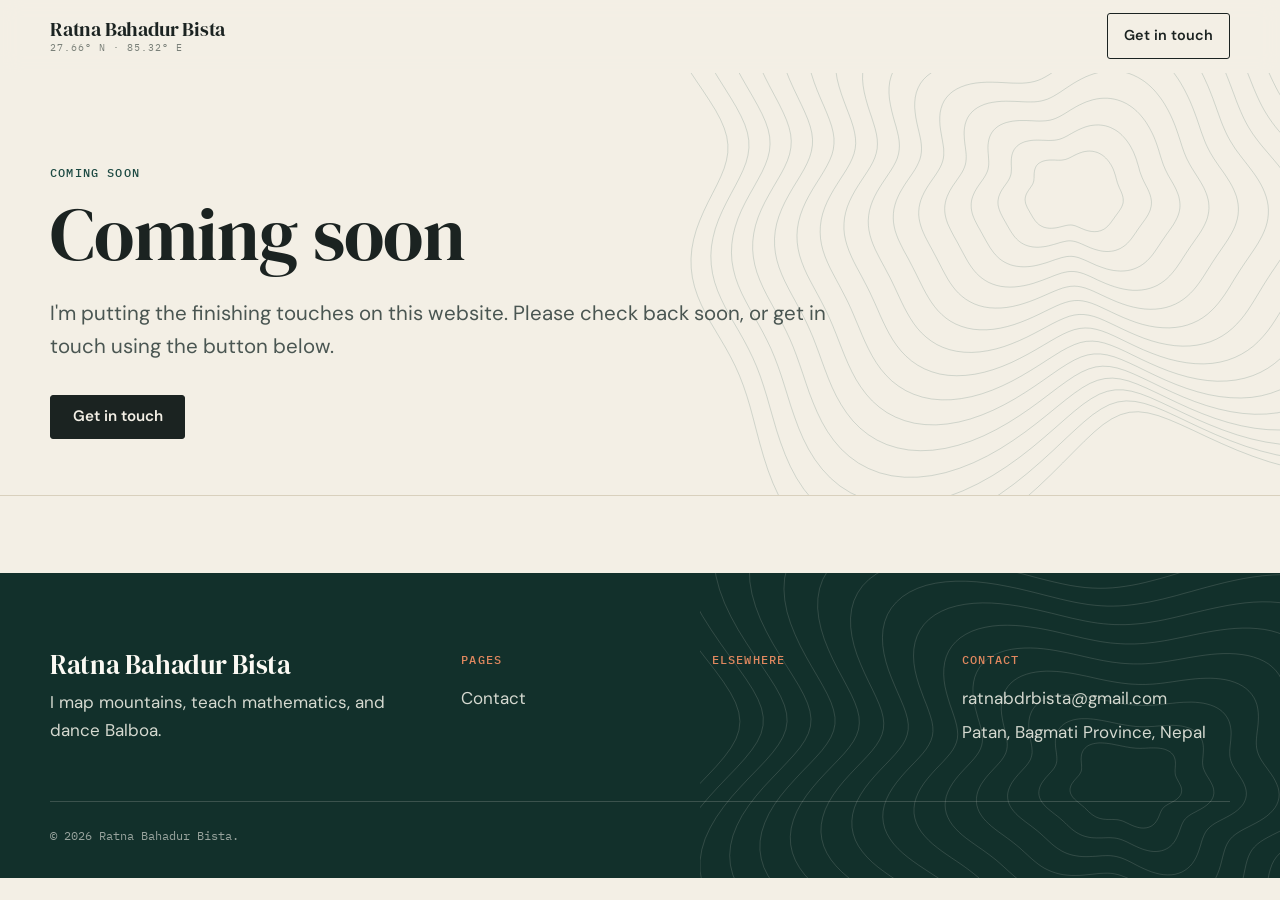
<file: index.html>
<!DOCTYPE html>
<html lang="en">
<head>
  <meta charset="utf-8">
  <meta name="viewport" content="width=device-width, initial-scale=1">
  <title>Ratna Bahadur Bista | Mathematics tutor, GIS researcher, Balboa dance teacher</title>
  <meta name="description" content="Ratna Bahadur Bista is a Mathematics and Physics tutor, GIS and hydrology researcher, trekking guide and Balboa swing dance teacher based in Patan, Nepal.">
  <meta name="theme-color" content="#f3efe5">

  <meta property="og:type" content="website">
  <meta property="og:title" content="Ratna Bahadur Bista | Mathematics tutor, GIS researcher, Balboa dance teacher">
  <meta property="og:description" content="Ratna Bahadur Bista is a Mathematics and Physics tutor, GIS and hydrology researcher, trekking guide and Balboa swing dance teacher based in Patan, Nepal.">
  <meta property="og:image" content="https://commons.wikimedia.org/wiki/Special:FilePath/Himalayas,_Ama_Dablam,_Nepal.jpg?width=1200">
  <meta name="twitter:card" content="summary_large_image">

  <link rel="icon" href="assets/img/favicon.svg" type="image/svg+xml">

  <link rel="preconnect" href="https://fonts.googleapis.com">
  <link rel="preconnect" href="https://fonts.gstatic.com" crossorigin>
  <link rel="stylesheet" href="assets/css/fonts.css">
  <link rel="stylesheet" href="assets/css/style.css">

  <script>document.documentElement.classList.add("js");</script>
  <script src="assets/js/ui.js" defer></script>
  <script src="assets/js/content.js" defer></script>
  <script type="application/ld+json">
  {
    "@context": "https://schema.org",
    "@type": "Person",
    "name": "Ratna Bahadur Bista",
    "alternateName": "BistaKaji",
    "jobTitle": "Mathematics and Physics tutor, GIS researcher, Balboa dance teacher",
    "address": { "@type": "PostalAddress", "addressLocality": "Patan", "addressCountry": "NP" }
  }
  </script>
</head>

<body data-page="home">

  <div id="site-header"></div>

  <main id="main" tabindex="-1">
    <!-- Hero -->
    <section class="hero">
      <div class="wrap hero-grid">
        <div>
          <p class="label" data-text="site.eyebrow">Mathematics · GIS · Mountains · Balboa</p>

          <h1 data-text="site.tagline">I map mountains, teach mathematics, and dance Balboa.</h1>

          <p class="lede" data-text="site.intro">
            Based in Patan, Nepal. I study how Himalayan water and slopes behave, help
            A-Level and IB students make sense of mathematics, and teach Balboa, the
            close-embrace swing dance, at weddings, schools and events.
          </p>

          <div class="actions">
            <a class="btn btn-solid" href="research.html">See the research</a>
            <a class="btn btn-ghost" href="dance.html">Book a dance class</a>
          </div>
        </div>

        <figure class="portrait">
          <img
            data-img="site.portrait"
            data-alt="site.portraitCaption"
            src="https://commons.wikimedia.org/wiki/Special:FilePath/Hiking_in_the_Himalayas.jpg?width=1200"
            alt="Portrait"
            width="800" height="1000"
            fetchpriority="high"
          >
          <figcaption class="specimen">
            <span class="label">Field label</span>
            <span data-text="site.heroLabel">Patan · Kathmandu Valley</span>
          </figcaption>
        </figure>
      </div>
    </section>

    <!-- Currently -->
    <section class="currently" data-section="home_currently" aria-label="What I am doing now">
      <div class="wrap">
        <ul class="currently-list" id="currently"></ul>
      </div>
    </section>

    <!-- Four ways of working -->
    <section class="section" data-section="home_pillars">
      <div class="wrap">
        <div class="section-head">
          <div>
            <p class="label">What I do</p>
            <h2>Four ways I spend my days</h2>
          </div>
        </div>
        <ul id="pillars"></ul>
      </div>
    </section>

    <!-- Recent research -->
    <section class="section section-alt" data-section="home_research" data-page-link="research">
      <div class="wrap">
        <div class="section-head">
          <div>
            <p class="label">Research</p>
            <h2>Recent work</h2>
          </div>
          <a class="text-link" href="research.html">All research <span class="arrow" aria-hidden="true">&rarr;</span></a>
        </div>
        <div id="home-research"></div>
      </div>
    </section>

    <!-- Dance call to action -->
    <section class="band" data-section="home_dance" data-page-link="dance">
      <div class="wrap">
        <div>
          <p class="label">Balboa classes</p>
          <h2 data-text="home.dancePromo.title">Bring Balboa to your wedding, school or event.</h2>
          <p data-text="home.dancePromo.text">
            Balboa is danced in a close embrace with small, quick steps, which makes it
            practical when floor space is limited.
          </p>
        </div>
        <div class="actions">
          <a class="btn btn-paper" href="contact.html?topic=event" data-text="home.dancePromo.button">Ask about a class</a>
          <a class="btn btn-line-paper" href="dance.html">How it works</a>
        </div>
      </div>
    </section>

    <!-- Latest notes -->
    <section class="section" data-section="home_notes" data-page-link="blog">
      <div class="wrap">
        <div class="section-head">
          <div>
            <p class="label">Field notes</p>
            <h2>From the trail, the lab and the dance floor</h2>
          </div>
          <a class="text-link" href="blog.html">All notes <span class="arrow" aria-hidden="true">&rarr;</span></a>
        </div>
        <div class="mini-grid" id="home-posts"></div>
      </div>
    </section>
  </main>

  <div id="site-footer"></div>

  <noscript>
    <p style="padding:16px;text-align:center">This website needs JavaScript to show its content.</p>
  </noscript>

</body>
</html>
</file>
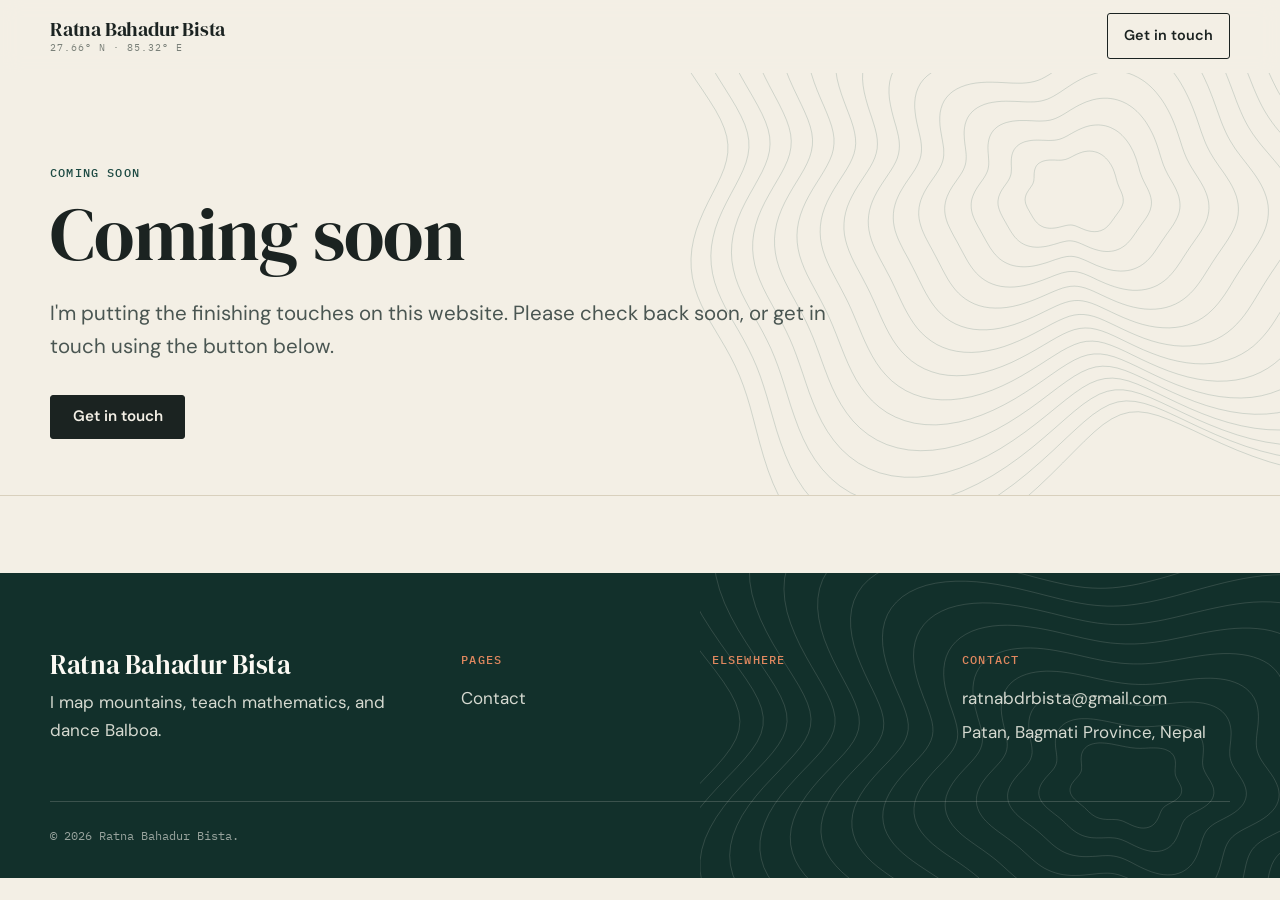
<file: about.html>
<!DOCTYPE html>
<html lang="en">
<head>
  <meta charset="utf-8">
  <meta name="viewport" content="width=device-width, initial-scale=1">
  <title>About | Ratna Bahadur Bista</title>
  <meta name="description" content="About Ratna Bahadur Bista: MSc student in Mountain and Mountaineering Science, Mathematics and Physics tutor, certified trekking guide and Balboa dance teacher in Patan, Nepal.">
  <meta name="theme-color" content="#f3efe5">

  <meta property="og:type" content="website">
  <meta property="og:title" content="About | Ratna Bahadur Bista">
  <meta property="og:description" content="About Ratna Bahadur Bista: MSc student in Mountain and Mountaineering Science, Mathematics and Physics tutor, certified trekking guide and Balboa dance teacher in Patan, Nepal.">
  <meta property="og:image" content="https://commons.wikimedia.org/wiki/Special:FilePath/Himalayas,_Ama_Dablam,_Nepal.jpg?width=1200">
  <meta name="twitter:card" content="summary_large_image">

  <link rel="icon" href="assets/img/favicon.svg" type="image/svg+xml">

  <link rel="preconnect" href="https://fonts.googleapis.com">
  <link rel="preconnect" href="https://fonts.gstatic.com" crossorigin>
  <link rel="stylesheet" href="assets/css/fonts.css">
  <link rel="stylesheet" href="assets/css/style.css">

  <script>document.documentElement.classList.add("js");</script>
  <script src="assets/js/ui.js" defer></script>
  <script src="assets/js/content.js" defer></script>
</head>

<body data-page="about">

  <div id="site-header"></div>

  <main id="main" tabindex="-1">
    <section class="page-head">
      <div class="wrap">
        <p class="label">About</p>
        <h1 data-text="about.headline">A map-maker who kept ending up in the classroom.</h1>
        <p class="lede" data-text="about.lead">I came to mountains through numbers, and to teaching through patience.</p>
      </div>
    </section>

    <section class="section" data-section="about_story">
      <div class="wrap split">
        <div class="prose" data-paras="about.paragraphs"></div>

        <figure class="portrait">
          <img
            data-img="site.aboutImage"
            data-alt="site.aboutImageCaption"
            src="https://commons.wikimedia.org/wiki/Special:FilePath/Himalayas,_Ama_Dablam,_Nepal.jpg?width=1200"
            alt="Mountain landscape"
            width="800" height="1000"
            loading="lazy"
          >
          <figcaption class="caption" data-text="site.aboutImageCaption"></figcaption>
        </figure>
      </div>
    </section>

    <section class="section section-alt" data-section="about_principles">
      <div class="wrap">
        <div class="section-head">
          <div>
            <p class="label">Principles</p>
            <h2>How I try to work</h2>
          </div>
        </div>
        <div class="principles" id="principles"></div>
      </div>
    </section>

    <section class="section" data-section="about_timeline">
      <div class="wrap split">
        <div>
          <p class="label">Path so far</p>
          <h2>Where I've been</h2>
          <ol class="timeline" id="timeline"></ol>
        </div>

        <div>
          <p class="label">Languages</p>
          <h2>How I talk</h2>
          <ul class="tag-list" id="languages"></ul>
          <p class="actions" style="margin-top:2.4rem">
            <a class="btn btn-solid" href="contact.html">Get in touch</a>
          </p>
        </div>
      </div>
    </section>
  </main>

  <div id="site-footer"></div>

  <noscript>
    <p style="padding:16px;text-align:center">This website needs JavaScript to show its content.</p>
  </noscript>

</body>
</html>
</file>
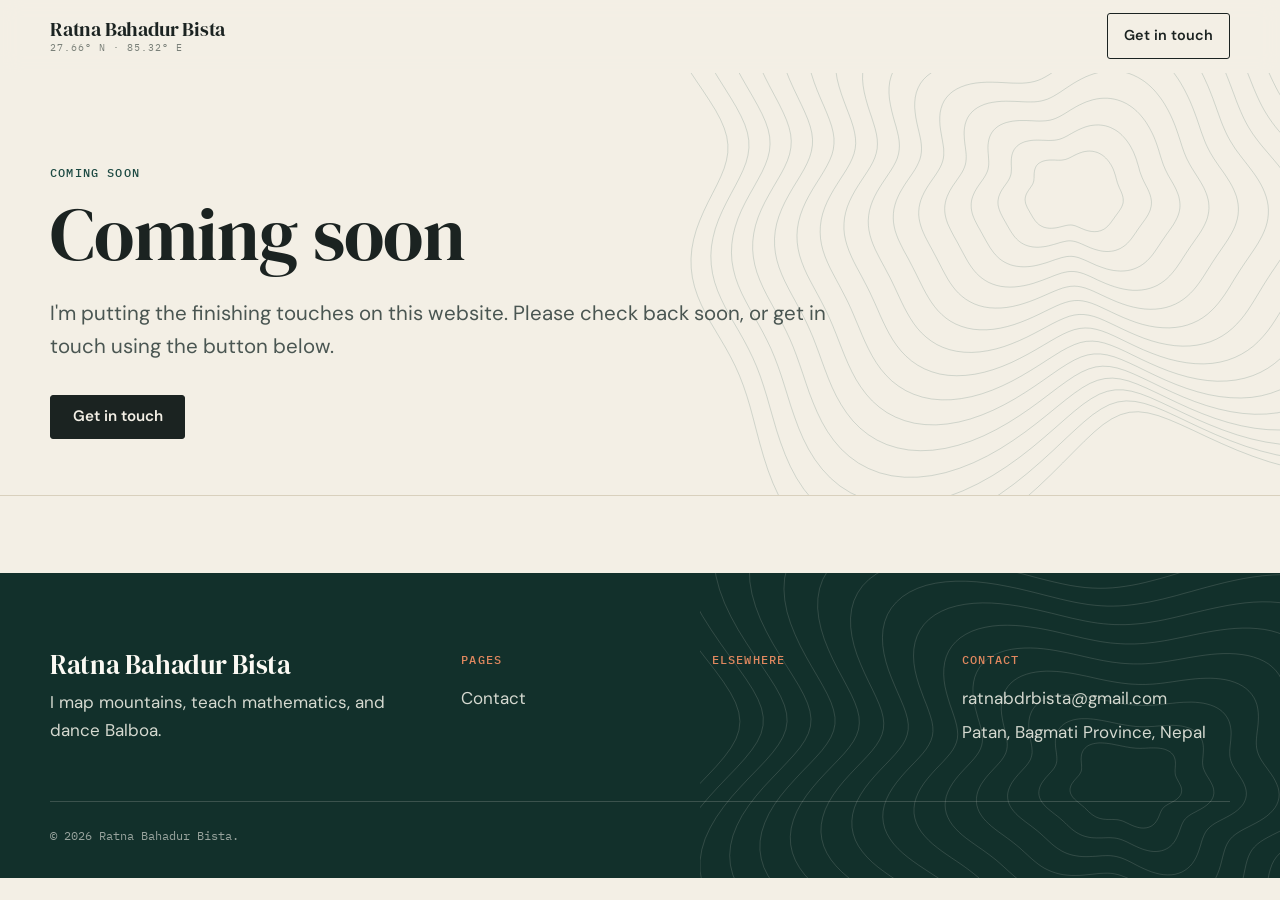
<file: blog.html>
<!DOCTYPE html>
<html lang="en">
<head>
  <meta charset="utf-8">
  <meta name="viewport" content="width=device-width, initial-scale=1">
  <title>Field notes | Ratna Bahadur Bista</title>
  <meta name="description" content="Short notes on trekking, mountain landscapes, GIS research and Balboa dancing in Nepal.">
  <meta name="theme-color" content="#f3efe5">

  <meta property="og:type" content="website">
  <meta property="og:title" content="Field notes | Ratna Bahadur Bista">
  <meta property="og:description" content="Short notes on trekking, mountain landscapes, GIS research and Balboa dancing in Nepal.">
  <meta property="og:image" content="https://commons.wikimedia.org/wiki/Special:FilePath/Himalayas,_Ama_Dablam,_Nepal.jpg?width=1200">
  <meta name="twitter:card" content="summary_large_image">

  <link rel="icon" href="assets/img/favicon.svg" type="image/svg+xml">

  <link rel="preconnect" href="https://fonts.googleapis.com">
  <link rel="preconnect" href="https://fonts.gstatic.com" crossorigin>
  <link rel="stylesheet" href="assets/css/fonts.css">
  <link rel="stylesheet" href="assets/css/style.css">

  <script>document.documentElement.classList.add("js");</script>
  <script src="assets/js/ui.js" defer></script>
  <script src="assets/js/content.js" defer></script>
</head>

<body data-page="blog">

  <div id="site-header"></div>

  <main id="main" tabindex="-1">
    <section class="page-head">
      <div class="wrap">
        <p class="label">Field notes</p>
        <h1>Notes from the trail, the lab and the dance floor</h1>
        <p class="lede">Short reflections on landscapes, research and teaching.</p>
      </div>
    </section>

    <section class="section">
      <div class="wrap">
        <div class="chips" id="post-filters" aria-label="Filter notes by topic"></div>
        <div id="post-list"></div>
      </div>
    </section>
  </main>

  <div id="site-footer"></div>

  <noscript>
    <p style="padding:16px;text-align:center">This website needs JavaScript to show its content.</p>
  </noscript>

</body>
</html>
</file>
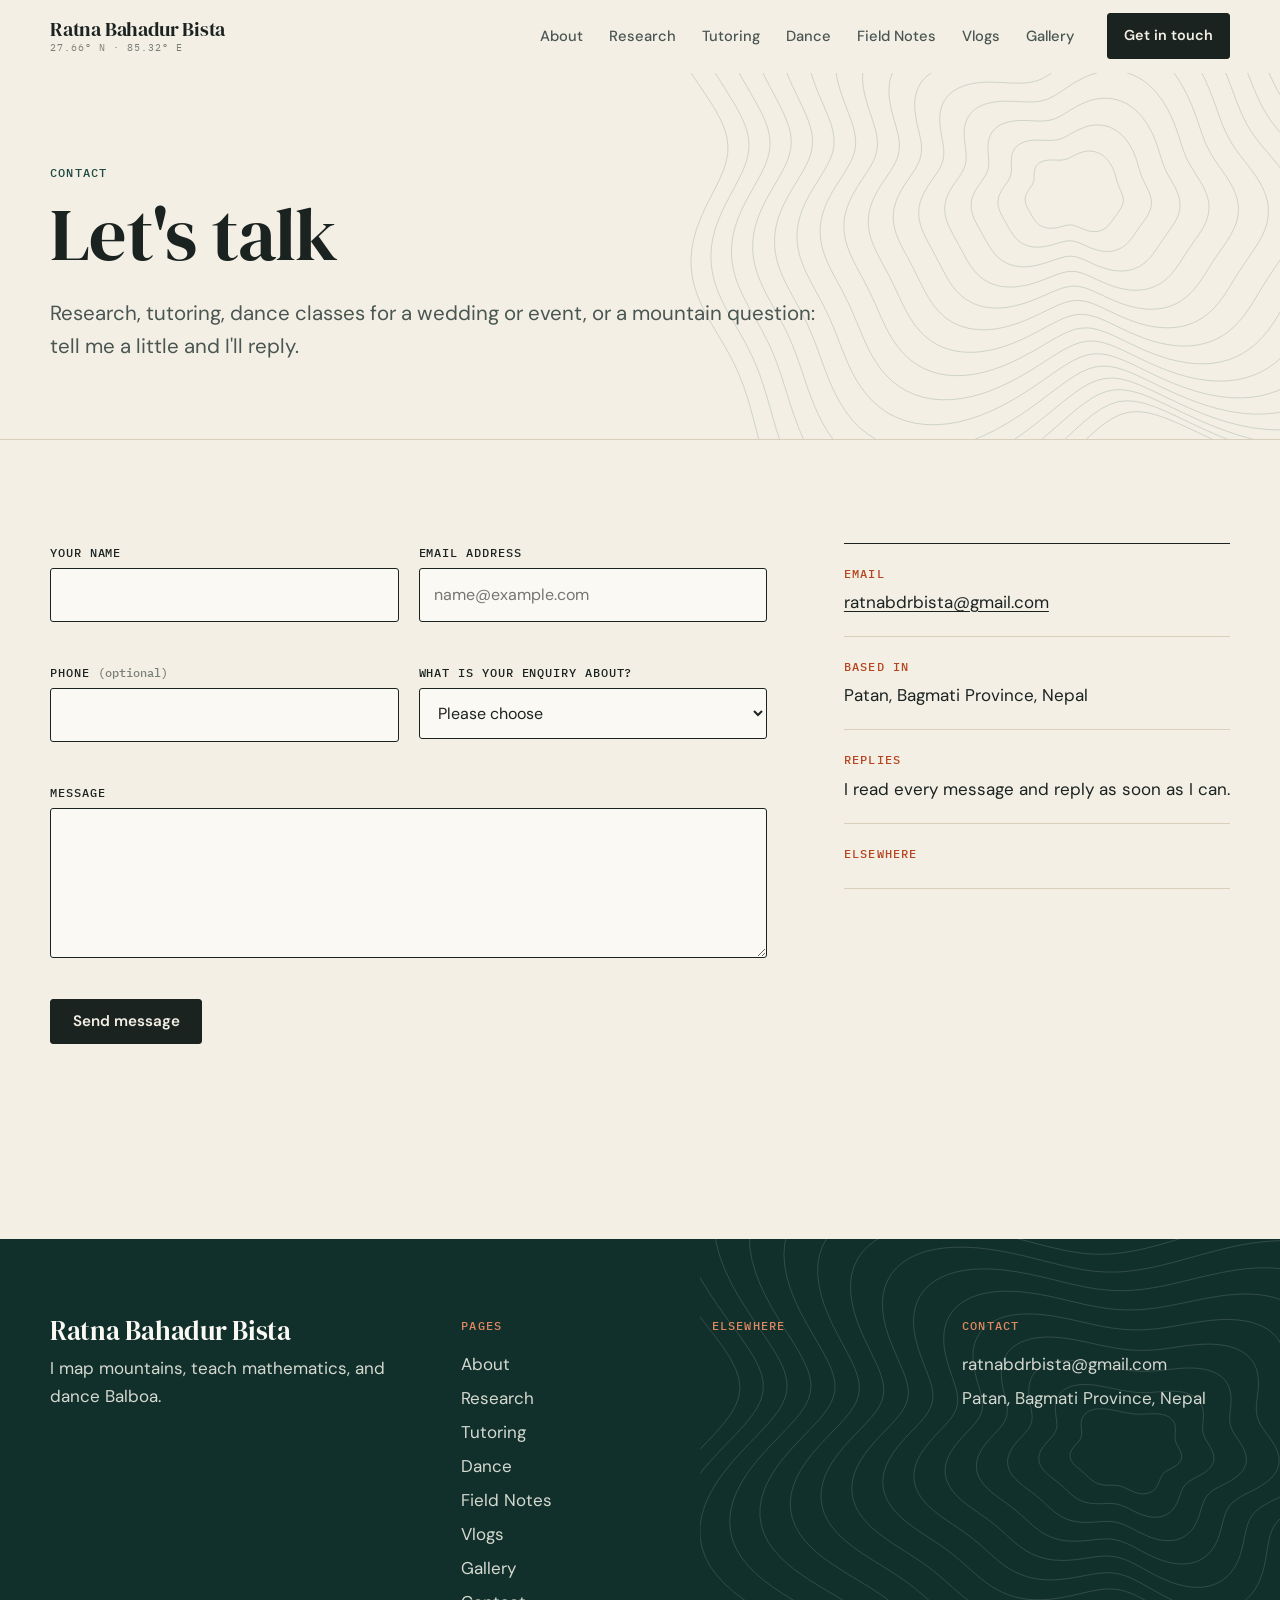
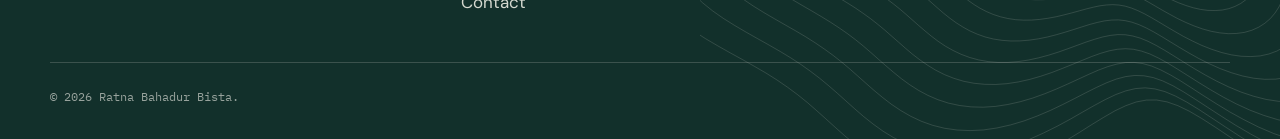
<file: contact.html>
<!DOCTYPE html>
<html lang="en">
<head>
  <meta charset="utf-8">
  <meta name="viewport" content="width=device-width, initial-scale=1">
  <title>Contact | Ratna Bahadur Bista</title>
  <meta name="description" content="Contact Ratna Bahadur Bista about research collaboration, Mathematics and Physics tutoring, Balboa dance lessons for weddings and events, or mountain guidance.">
  <meta name="theme-color" content="#f3efe5">

  <meta property="og:type" content="website">
  <meta property="og:title" content="Contact | Ratna Bahadur Bista">
  <meta property="og:description" content="Contact Ratna Bahadur Bista about research, tutoring, Balboa dance lessons or mountain guidance.">
  <meta property="og:image" content="https://commons.wikimedia.org/wiki/Special:FilePath/Himalayas,_Ama_Dablam,_Nepal.jpg?width=1200">
  <meta name="twitter:card" content="summary_large_image">

  <link rel="icon" href="assets/img/favicon.svg" type="image/svg+xml">

  <link rel="preconnect" href="https://fonts.googleapis.com">
  <link rel="preconnect" href="https://fonts.gstatic.com" crossorigin>
  <link rel="stylesheet" href="assets/css/fonts.css">
  <link rel="stylesheet" href="assets/css/style.css">

  <script>document.documentElement.classList.add("js");</script>
  <script src="assets/js/ui.js" defer></script>
  <script src="assets/js/content.js" defer></script>
</head>

<body data-page="contact">

  <div id="site-header"></div>

  <main id="main" tabindex="-1">
    <section class="page-head">
      <div class="wrap">
        <p class="label">Contact</p>
        <h1>Let's talk</h1>
        <p class="lede">
          Research, tutoring, dance classes for a wedding or event, or a mountain question:
          tell me a little and I'll reply.
        </p>
      </div>
    </section>

    <section class="section">
      <div class="wrap contact-grid">

        <form id="contactForm" action="https://api.web3forms.com/submit" method="POST" novalidate>
          <input type="hidden" name="access_key" value="36058563-68e9-4962-98e3-a7dc80bc1c8d">
          <input type="hidden" name="from_name" value="Website enquiry">
          <input type="checkbox" name="botcheck" style="display:none" tabindex="-1" autocomplete="off">

          <div class="field-row">
            <div class="field">
              <label for="name">Your name</label>
              <input id="name" name="name" type="text" autocomplete="name" maxlength="100" required>
              <span class="field-error" aria-live="polite"></span>
            </div>
            <div class="field">
              <label for="email">Email address</label>
              <input id="email" name="email" type="email" autocomplete="email" placeholder="name@example.com" required>
              <span class="field-error" aria-live="polite"></span>
            </div>
          </div>

          <div class="field-row">
            <div class="field">
              <label for="phone">Phone <span class="optional">(optional)</span></label>
              <input id="phone" name="phone" type="tel" autocomplete="tel">
              <span class="field-error"></span>
            </div>
            <div class="field">
              <label for="topic">What is your enquiry about?</label>
              <select id="topic" name="topic" required>
                <option value="">Please choose</option>
                <option>Research and GIS collaboration</option>
                <option>Tutoring</option>
                <option>Dance (Balboa) lessons</option>
                <option>Trekking and mountain guidance</option>
                <option>Something else</option>
              </select>
              <span class="field-error" aria-live="polite"></span>
            </div>
          </div>

          <!-- Appears after choosing Tutoring or Dance -->
          <div class="field-row">
            <div class="field" id="tutoringField" hidden>
              <label for="tutoringSubject">Subject</label>
              <select id="tutoringSubject" name="tutoring_subject" disabled>
                <option value="">Please choose</option>
                <option>Mathematics</option>
                <option>Physics</option>
                <option>GIS and spatial analysis</option>
              </select>
              <span class="field-error" aria-live="polite"></span>
            </div>

            <div class="field" id="danceTypeField" hidden>
              <label for="danceType">Type of event or function</label>
              <select id="danceType" name="dance_type" disabled>
                <option value="">Please choose</option>
                <option>Wedding (lesson or first dance)</option>
                <option>Ballroom or social dance event</option>
                <option>School, college or club workshop</option>
                <option>Private or group lessons</option>
                <option>Other event or function</option>
              </select>
              <span class="field-error" aria-live="polite"></span>
            </div>
          </div>

          <fieldset class="event-fields" id="eventFields" hidden disabled>
            <legend class="label" style="padding:0 8px">About your event or group</legend>

            <div class="field-row">
              <div class="field">
                <label for="eventDate">Date <span class="optional">(if known)</span></label>
                <input id="eventDate" name="event_date" type="text" placeholder="e.g. 14 February 2027">
                <span class="field-error"></span>
              </div>
              <div class="field">
                <label for="eventPlace">Venue or city</label>
                <input id="eventPlace" name="event_place" type="text">
                <span class="field-error"></span>
              </div>
            </div>

            <div class="field-row">
              <div class="field">
                <label for="groupSize">Approximate number of people</label>
                <input id="groupSize" name="group_size" type="number" min="1" inputmode="numeric">
                <span class="field-error"></span>
              </div>
              <div class="field">
                <label for="groupLevel">Dance experience</label>
                <select id="groupLevel" name="group_level">
                  <option value="">Not sure</option>
                  <option>Complete beginners</option>
                  <option>Some experience</option>
                  <option>Mixed levels</option>
                </select>
                <span class="field-error"></span>
              </div>
            </div>
          </fieldset>

          <div class="field">
            <label for="message">Message</label>
            <textarea id="message" name="message" maxlength="3000" required></textarea>
            <span class="field-error" aria-live="polite"></span>
          </div>

          <div class="h-captcha" data-captcha="true"></div>

          <button class="btn btn-solid" type="submit">Send message</button>
          <p class="form-result" id="formResult" role="status" aria-live="polite"></p>
        </form>

        <aside class="contact-side" aria-label="Contact details">
          <div>
            <p class="label">Email</p>
            <p><a data-mailto="site.email" href="#">your.email@example.com</a></p>
          </div>
          <div>
            <p class="label">Based in</p>
            <p data-text="site.location">Patan, Bagmati Province, Nepal</p>
          </div>
          <div>
            <p class="label">Replies</p>
            <p data-text="site.replyNote">I read every message and reply as soon as I can.</p>
          </div>
          <div>
            <p class="label">Elsewhere</p>
            <div class="social-list">
              <a data-href="site.github" hidden target="_blank" rel="noopener">GitHub</a>
              <a data-href="site.linkedin" hidden target="_blank" rel="noopener">LinkedIn</a>
              <a data-href="site.youtube" hidden target="_blank" rel="noopener">YouTube</a>
              <a data-href="site.instagram" hidden target="_blank" rel="noopener">Instagram</a>
              <a data-href="site.researchgate" hidden target="_blank" rel="noopener">ResearchGate</a>
            </div>
          </div>
        </aside>
      </div>
    </section>
  </main>

  <div id="site-footer"></div>

  <noscript>
    <p style="padding:16px;text-align:center">This website needs JavaScript to show its content.</p>
  </noscript>

  <script src="assets/js/contact.js" defer></script>
  <script src="https://web3forms.com/client/script.js" async defer></script>
</body>
</html>
</file>
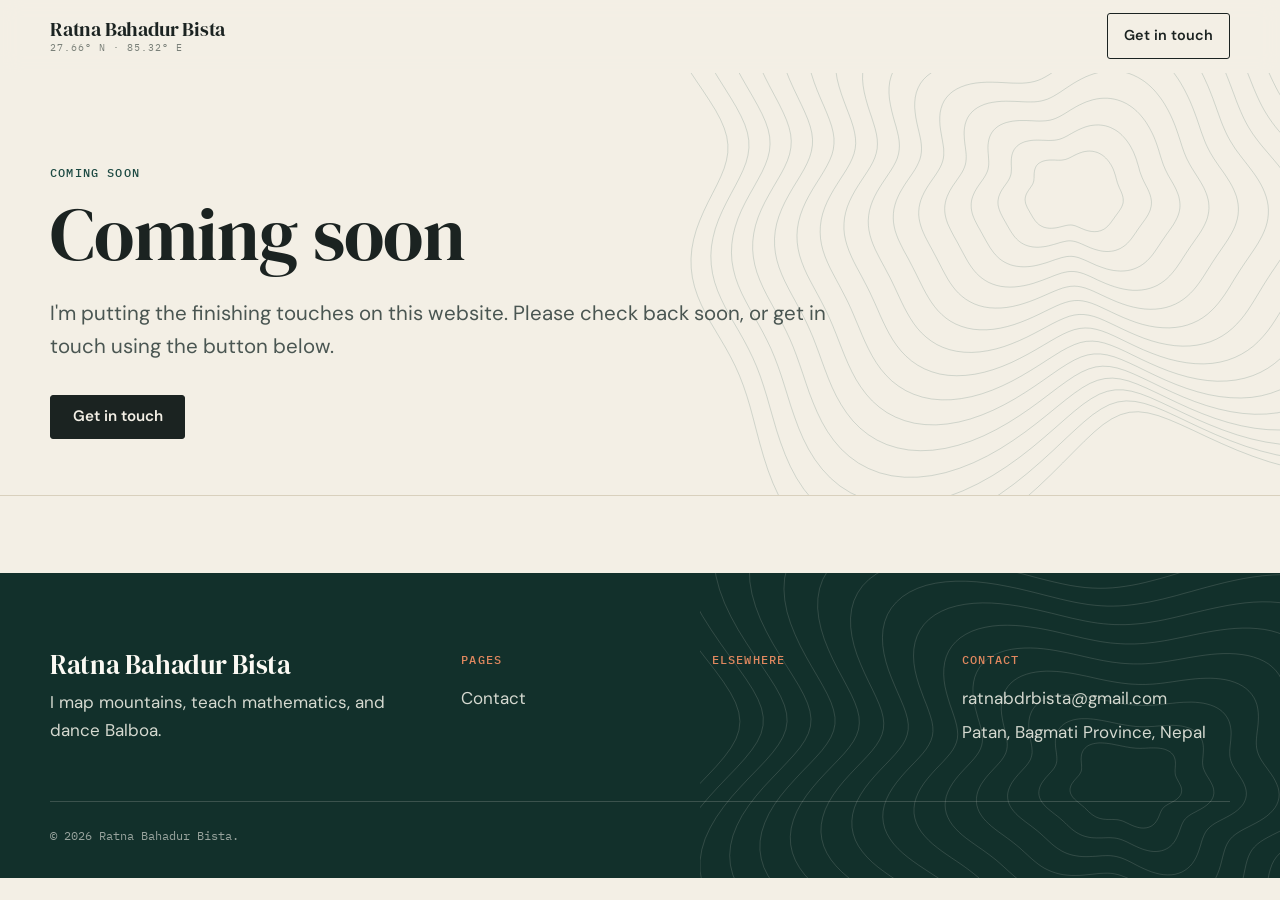
<file: dance.html>
<!DOCTYPE html>
<html lang="en">
<head>
  <meta charset="utf-8">
  <meta name="viewport" content="width=device-width, initial-scale=1">
  <title>Balboa dance lessons | Ratna Bahadur Bista</title>
  <meta name="description" content="Balboa swing dance lessons and workshops for weddings, ballroom and social dance events, schools, colleges and private groups in Nepal.">
  <meta name="theme-color" content="#f3efe5">

  <meta property="og:type" content="website">
  <meta property="og:title" content="Balboa dance lessons | Ratna Bahadur Bista">
  <meta property="og:description" content="Balboa swing dance lessons and workshops for weddings, ballroom and social dance events, schools, colleges and private groups in Nepal.">
  <meta property="og:image" content="https://commons.wikimedia.org/wiki/Special:FilePath/Himalayas,_Ama_Dablam,_Nepal.jpg?width=1200">
  <meta name="twitter:card" content="summary_large_image">

  <link rel="icon" href="assets/img/favicon.svg" type="image/svg+xml">

  <link rel="preconnect" href="https://fonts.googleapis.com">
  <link rel="preconnect" href="https://fonts.gstatic.com" crossorigin>
  <link rel="stylesheet" href="assets/css/fonts.css">
  <link rel="stylesheet" href="assets/css/style.css">

  <script>document.documentElement.classList.add("js");</script>
  <script src="assets/js/ui.js" defer></script>
  <script src="assets/js/content.js" defer></script>
</head>

<body data-page="dance">

  <div id="site-header"></div>

  <main id="main" tabindex="-1">
    <section class="page-head dance-hero">
      <div class="wrap split">
        <div>
          <p class="label">Balboa swing dance</p>
          <h1 data-text="dance.headline">Balboa: small steps, close embrace, fast music.</h1>
          <p class="lede" data-text="dance.intro">
            Balboa is a swing dance that grew out of the crowded dance halls of 1930s Southern California.
          </p>
          <div class="actions">
            <a class="btn btn-solid" href="contact.html?topic=event">Ask about a class</a>
            <a class="btn btn-ghost" href="#who">Who I teach</a>
          </div>
        </div>

        <figure class="portrait">
          <img
            data-img="dance.image"
            data-alt="dance.imageCaption"
            src="https://commons.wikimedia.org/wiki/Special:FilePath/CalBal_2025_open_classic_finals_all-skate_%28still%29.jpg?width=1200"
            alt="Balboa dancers"
            width="800" height="1000"
            fetchpriority="high"
          >
          <figcaption class="caption" data-text="dance.imageCaption"></figcaption>
        </figure>
      </div>
    </section>

    <section class="section" data-section="dance_about">
      <div class="wrap split">
        <div>
          <p class="label">The dance</p>
          <h2 data-text="dance.aboutTitle">What is Balboa?</h2>
        </div>
        <div class="prose" data-paras="dance.aboutParagraphs"></div>
      </div>
    </section>

    <section class="section section-alt" id="who" data-section="dance_audiences">
      <div class="wrap">
        <div class="section-head"><div><p class="label">Who I teach</p><h2>For weddings, events, schools and friends</h2></div></div>
        <ul class="rows two" id="dance-audiences"></ul>
      </div>
    </section>

    <section class="section" data-section="dance_formats">
      <div class="wrap split">
        <div>
          <p class="label">Formats</p>
          <h2>Ways to learn</h2>
          <ul class="rows two" id="dance-formats"></ul>
        </div>
        <div>
          <p class="label">Every session</p>
          <h2>What you can expect</h2>
          <ul class="checklist" id="dance-included"></ul>
        </div>
      </div>
    </section>

    <section class="section section-alt" data-section="dance_process">
      <div class="wrap">
        <div class="section-head"><div><p class="label">Process</p><h2>From enquiry to the dance floor</h2></div></div>
        <ol class="steps" id="dance-process"></ol>
      </div>
    </section>

    <section class="section" data-section="dance_faq">
      <div class="wrap split">
        <div>
          <p class="label">Questions</p>
          <h2>Good to know</h2>
        </div>
        <div class="faq" id="dance-faq"></div>
      </div>
    </section>

    <section class="band" data-section="dance_cta">
      <div class="wrap">
        <div>
          <p class="label">Book a class</p>
          <h2 data-text="dance.ctaTitle">Planning something?</h2>
          <p data-text="dance.ctaText">Tell me about the occasion, the group and the date, and I'll suggest a format.</p>
        </div>
        <div class="actions">
          <a class="btn btn-paper" href="contact.html?topic=event">Send an enquiry</a>
        </div>
      </div>
    </section>
  </main>

  <div id="site-footer"></div>

  <noscript>
    <p style="padding:16px;text-align:center">This website needs JavaScript to show its content.</p>
  </noscript>

</body>
</html>
</file>
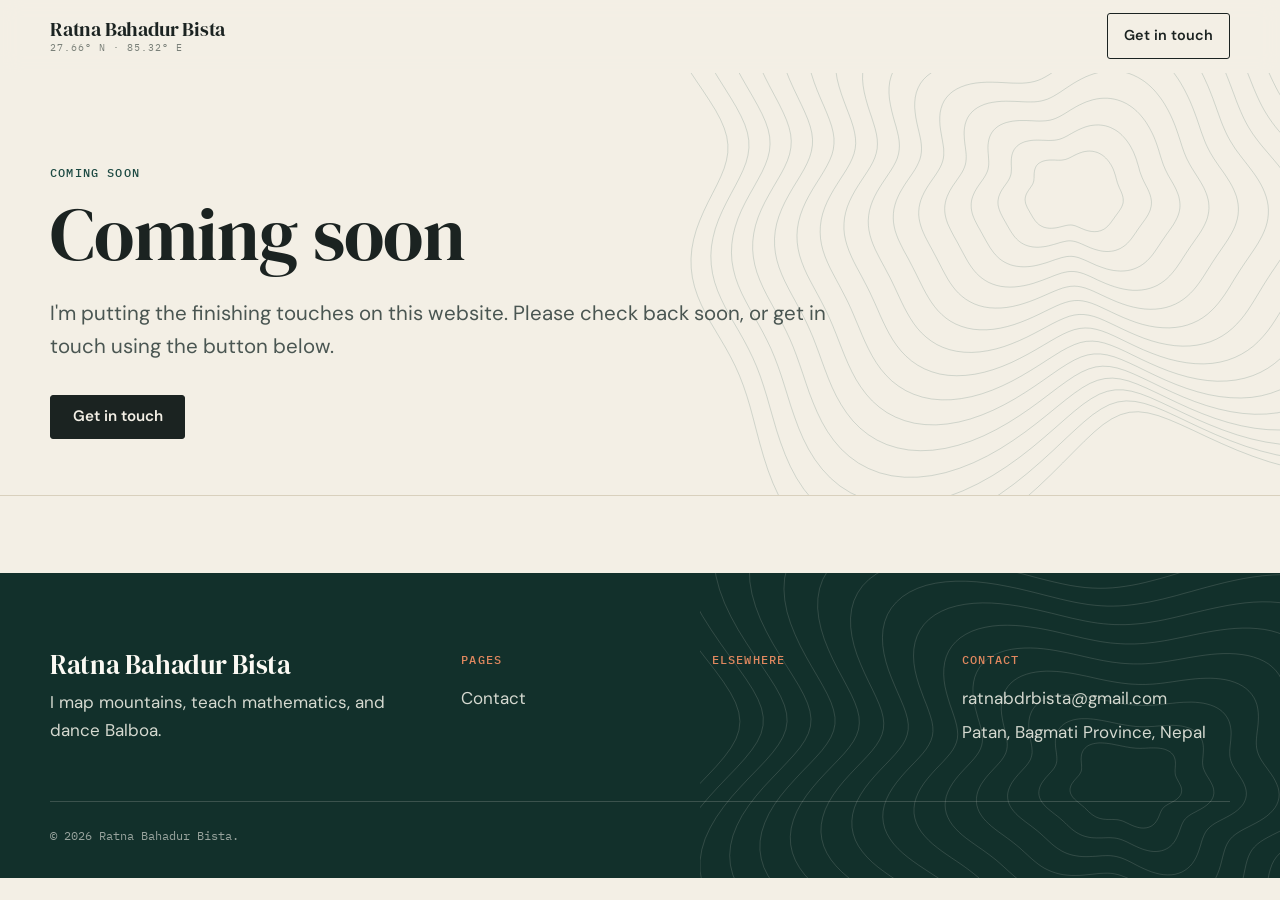
<file: gallery.html>
<!DOCTYPE html>
<html lang="en">
<head>
  <meta charset="utf-8">
  <meta name="viewport" content="width=device-width, initial-scale=1">
  <title>Gallery | Ratna Bahadur Bista</title>
  <meta name="description" content="Photo albums from treks, mountain landscapes, fieldwork and Balboa dancing in Nepal.">
  <meta name="theme-color" content="#f3efe5">

  <meta property="og:type" content="website">
  <meta property="og:title" content="Gallery | Ratna Bahadur Bista">
  <meta property="og:description" content="Photo albums from treks, mountain landscapes, fieldwork and Balboa dancing in Nepal.">
  <meta property="og:image" content="https://commons.wikimedia.org/wiki/Special:FilePath/Himalayas,_Ama_Dablam,_Nepal.jpg?width=1200">
  <meta name="twitter:card" content="summary_large_image">

  <link rel="icon" href="assets/img/favicon.svg" type="image/svg+xml">

  <link rel="preconnect" href="https://fonts.googleapis.com">
  <link rel="preconnect" href="https://fonts.gstatic.com" crossorigin>
  <link rel="stylesheet" href="assets/css/fonts.css">
  <link rel="stylesheet" href="assets/css/style.css">

  <script>document.documentElement.classList.add("js");</script>
  <script src="assets/js/ui.js" defer></script>
  <script src="assets/js/content.js" defer></script>
</head>

<body data-page="gallery">

  <div id="site-header"></div>

  <main id="main" tabindex="-1">
    <section class="page-head">
      <div class="wrap">
        <p class="label">Gallery</p>
        <h1>Trails, valleys and dance floors</h1>
        <p class="lede">Select any photograph to see it larger. Use the arrow keys, or swipe, to move through an album.</p>
      </div>
    </section>

    <section class="section">
      <div class="wrap" id="gallery-list"></div>
    </section>

    <dialog class="lightbox" id="lightbox" aria-label="Photo viewer">
      <button class="lb-btn lb-close" type="button" data-lb="close" aria-label="Close viewer">&times;</button>
      <button class="lb-btn lb-prev" type="button" data-lb="prev" aria-label="Previous photo">&#8249;</button>

      <figure class="lb-figure">
        <img id="lb-img" src="" alt="">
        <figcaption>
          <span id="lb-caption"></span>
          <span class="label" id="lb-count"></span>
        </figcaption>
      </figure>

      <button class="lb-btn lb-next" type="button" data-lb="next" aria-label="Next photo">&#8250;</button>
    </dialog>
  </main>

  <div id="site-footer"></div>

  <noscript>
    <p style="padding:16px;text-align:center">This website needs JavaScript to show its content.</p>
  </noscript>

</body>
</html>
</file>
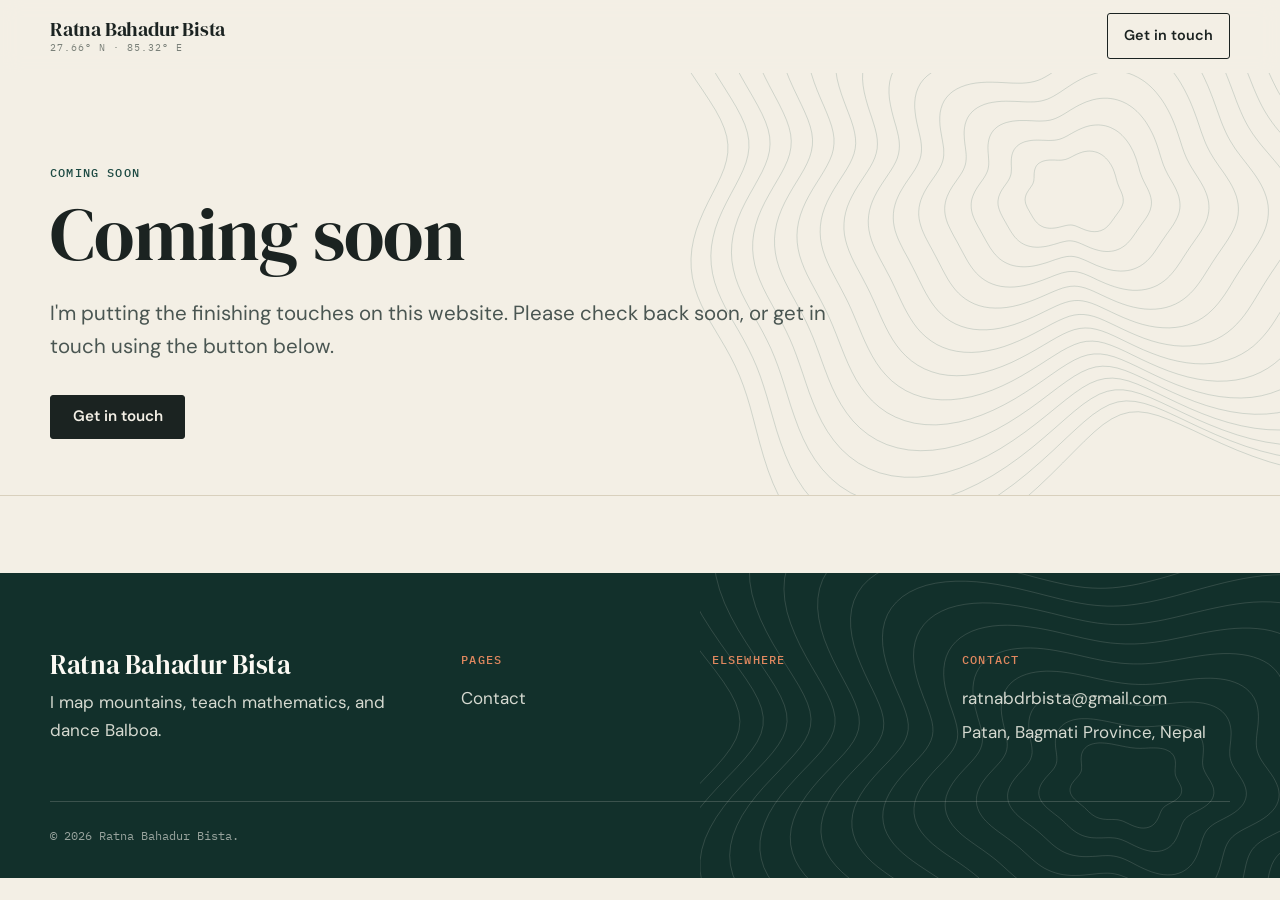
<file: research.html>
<!DOCTYPE html>
<html lang="en">
<head>
  <meta charset="utf-8">
  <meta name="viewport" content="width=device-width, initial-scale=1">
  <title>Research | Ratna Bahadur Bista</title>
  <meta name="description" content="GIS, remote sensing and hydrology research on flood susceptibility, mountain hazards and river basins in Nepal.">
  <meta name="theme-color" content="#f3efe5">

  <meta property="og:type" content="website">
  <meta property="og:title" content="Research | Ratna Bahadur Bista">
  <meta property="og:description" content="GIS, remote sensing and hydrology research on flood susceptibility, mountain hazards and river basins in Nepal.">
  <meta property="og:image" content="https://commons.wikimedia.org/wiki/Special:FilePath/Himalayas,_Ama_Dablam,_Nepal.jpg?width=1200">
  <meta name="twitter:card" content="summary_large_image">

  <link rel="icon" href="assets/img/favicon.svg" type="image/svg+xml">

  <link rel="preconnect" href="https://fonts.googleapis.com">
  <link rel="preconnect" href="https://fonts.gstatic.com" crossorigin>
  <link rel="stylesheet" href="assets/css/fonts.css">
  <link rel="stylesheet" href="assets/css/style.css">

  <script>document.documentElement.classList.add("js");</script>
  <script src="assets/js/ui.js" defer></script>
  <script src="assets/js/content.js" defer></script>
</head>

<body data-page="research">

  <div id="site-header"></div>

  <main id="main" tabindex="-1">
    <section class="page-head">
      <div class="wrap">
        <p class="label">Research</p>
        <h1>Reading terrain, water and risk</h1>
        <p class="lede">
          My research uses GIS, remote sensing and hydrological analysis to understand
          flood hazards and mountain processes in Nepal.
        </p>
      </div>
    </section>

    <section class="section">
      <div class="wrap">
        <div class="chips" id="research-filters" aria-label="Filter research by topic"></div>
        <div id="research-list"></div>
      </div>
    </section>

    <dialog class="dialog" id="research-dialog" aria-label="Project details">
      <button class="dialog-close" type="button" data-close-dialog aria-label="Close">&times;</button>
      <div class="dialog-inner" id="research-dialog-body"></div>
    </dialog>
  </main>

  <div id="site-footer"></div>

  <noscript>
    <p style="padding:16px;text-align:center">This website needs JavaScript to show its content.</p>
  </noscript>

</body>
</html>
</file>
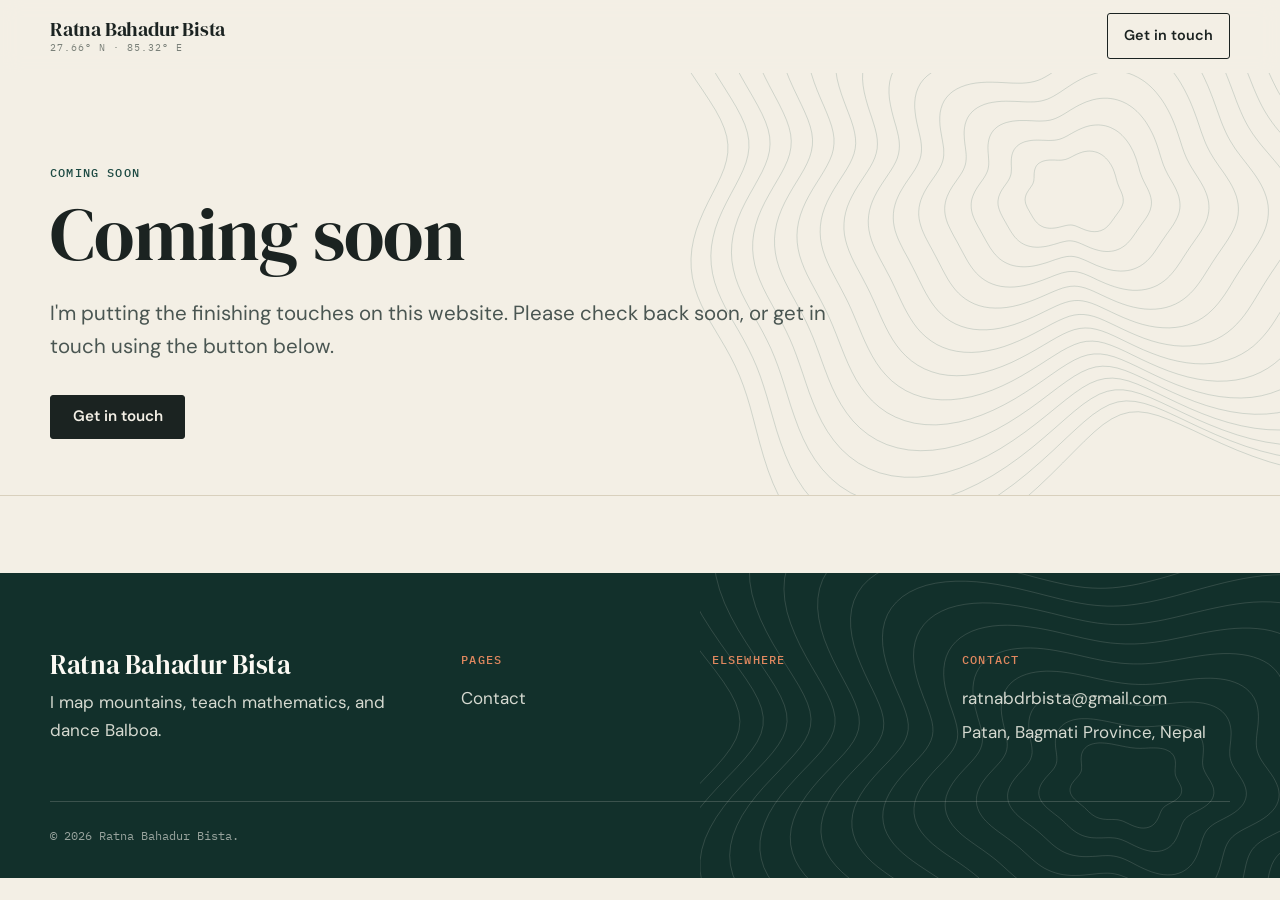
<file: tutoring.html>
<!DOCTYPE html>
<html lang="en">
<head>
  <meta charset="utf-8">
  <meta name="viewport" content="width=device-width, initial-scale=1">
  <title>Tutoring | Ratna Bahadur Bista</title>
  <meta name="description" content="Online and in-person Mathematics and Physics tutoring for A-Level, IB and GCSE students, plus GIS and spatial analysis support.">
  <meta name="theme-color" content="#f3efe5">

  <meta property="og:type" content="website">
  <meta property="og:title" content="Tutoring | Ratna Bahadur Bista">
  <meta property="og:description" content="Online and in-person Mathematics and Physics tutoring for A-Level, IB and GCSE students, plus GIS and spatial analysis support.">
  <meta property="og:image" content="https://commons.wikimedia.org/wiki/Special:FilePath/Himalayas,_Ama_Dablam,_Nepal.jpg?width=1200">
  <meta name="twitter:card" content="summary_large_image">

  <link rel="icon" href="assets/img/favicon.svg" type="image/svg+xml">

  <link rel="preconnect" href="https://fonts.googleapis.com">
  <link rel="preconnect" href="https://fonts.gstatic.com" crossorigin>
  <link rel="stylesheet" href="assets/css/fonts.css">
  <link rel="stylesheet" href="assets/css/style.css">

  <script>document.documentElement.classList.add("js");</script>
  <script src="assets/js/ui.js" defer></script>
  <script src="assets/js/content.js" defer></script>
</head>

<body data-page="tutoring">

  <div id="site-header"></div>

  <main id="main" tabindex="-1">
    <section class="page-head">
      <div class="wrap">
        <p class="label">Tutoring</p>
        <h1 data-text="tutoring.headline">Mathematics and Physics, explained until it makes sense.</h1>
        <p class="lede" data-text="tutoring.intro">
          I tutor students who want to understand a topic, not just survive the next paper.
        </p>
      </div>
    </section>

    <section class="section" data-section="tutoring_subjects">
      <div class="wrap">
        <div class="section-head"><div><p class="label">Subjects</p><h2>What I teach</h2></div></div>
        <ul class="rows" id="tutor-subjects"></ul>
      </div>
    </section>

    <section class="section section-alt" data-section="tutoring_method">
      <div class="wrap">
        <div class="section-head"><div><p class="label">Method</p><h2>How a course of lessons works</h2></div></div>
        <ol class="steps" id="tutor-approach"></ol>
      </div>
    </section>

    <section class="section" data-section="tutoring_formats">
      <div class="wrap">
        <div class="section-head"><div><p class="label">Formats</p><h2>Where and when</h2></div></div>
        <ul class="rows two" id="tutor-formats"></ul>
      </div>
    </section>

    <section class="section section-alt">
      <div class="wrap">
        <p class="label">Next step</p>
        <h2>Start with a conversation</h2>
        <p class="lede" data-text="tutoring.closing">Tell me the subject, the level and the exam date, and I'll suggest a plan.</p>
        <div class="actions"><a class="btn btn-solid" href="contact.html?topic=maths">Enquire about tutoring</a></div>
      </div>
    </section>
  </main>

  <div id="site-footer"></div>

  <noscript>
    <p style="padding:16px;text-align:center">This website needs JavaScript to show its content.</p>
  </noscript>

</body>
</html>
</file>
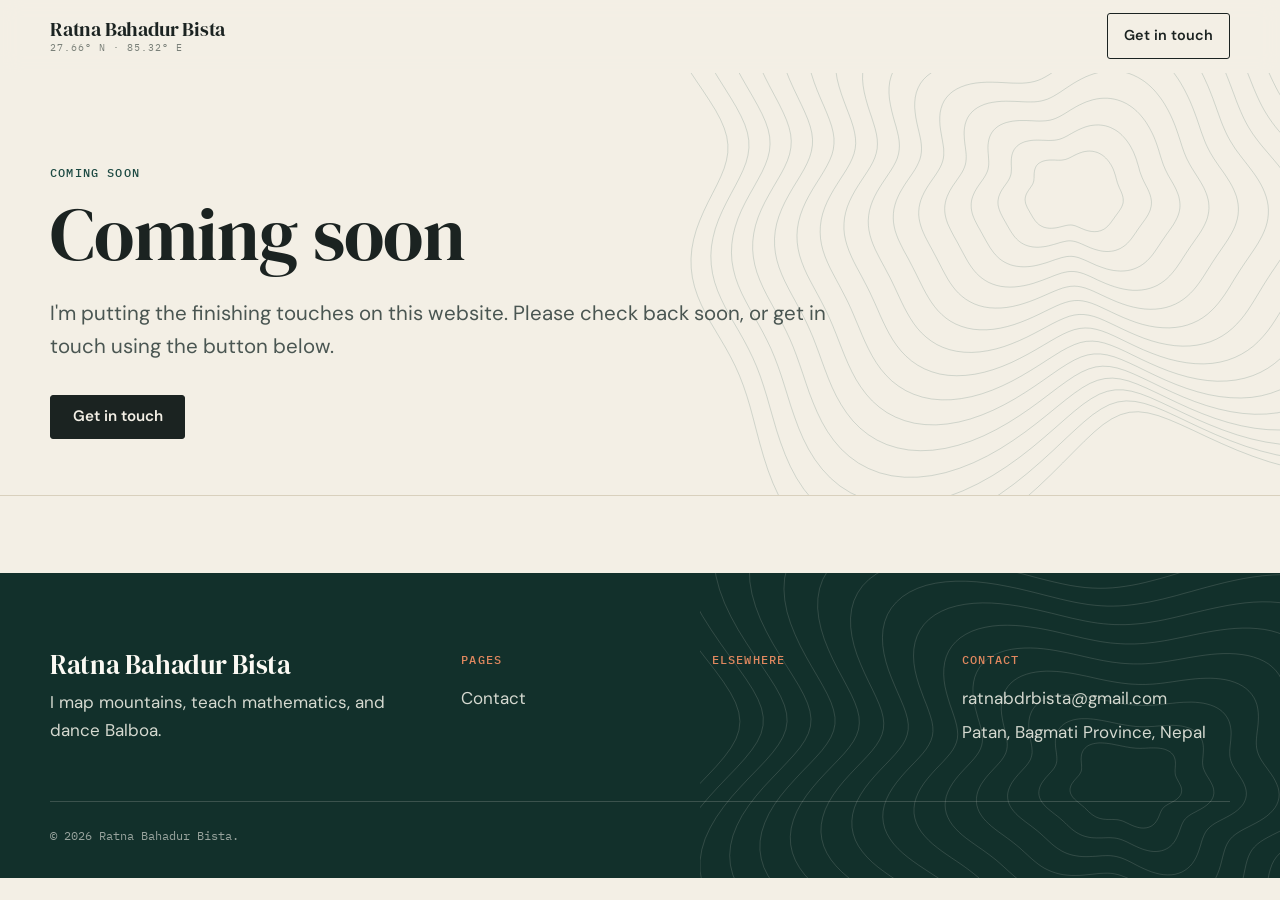
<file: vlogs.html>
<!DOCTYPE html>
<html lang="en">
<head>
  <meta charset="utf-8">
  <meta name="viewport" content="width=device-width, initial-scale=1">
  <title>Vlogs | Ratna Bahadur Bista</title>
  <meta name="description" content="Video stories from mountain trails, river valleys, research and dance in Nepal.">
  <meta name="theme-color" content="#f3efe5">

  <meta property="og:type" content="website">
  <meta property="og:title" content="Vlogs | Ratna Bahadur Bista">
  <meta property="og:description" content="Video stories from mountain trails, river valleys, research and dance in Nepal.">
  <meta property="og:image" content="https://commons.wikimedia.org/wiki/Special:FilePath/Himalayas,_Ama_Dablam,_Nepal.jpg?width=1200">
  <meta name="twitter:card" content="summary_large_image">

  <link rel="icon" href="assets/img/favicon.svg" type="image/svg+xml">

  <link rel="preconnect" href="https://fonts.googleapis.com">
  <link rel="preconnect" href="https://fonts.gstatic.com" crossorigin>
  <link rel="stylesheet" href="assets/css/fonts.css">
  <link rel="stylesheet" href="assets/css/style.css">

  <script>document.documentElement.classList.add("js");</script>
  <script src="assets/js/ui.js" defer></script>
  <script src="assets/js/content.js" defer></script>
</head>

<body data-page="vlogs">

  <div id="site-header"></div>

  <main id="main" tabindex="-1">
    <section class="page-head">
      <div class="wrap">
        <p class="label">Vlogs</p>
        <h1>Stories you can watch</h1>
        <p class="lede">Select a video to play it right here on the page.</p>
      </div>
    </section>

    <section class="section">
      <div class="wrap">
        <div class="video-grid" id="video-list"></div>
      </div>
    </section>
  </main>

  <div id="site-footer"></div>

  <noscript>
    <p style="padding:16px;text-align:center">This website needs JavaScript to show its content.</p>
  </noscript>

</body>
</html>
</file>
<file: assets/css/fonts.css>
/* ============================================================
   FONTS: the one file to edit to change fonts across the whole site.

   HOW TO CHANGE THE FONT
   1. Exactly ONE preset below must be active (not commented out).
   2. To switch: put comment marks around the active preset, and
      remove the comment marks around the preset you want.
   3. Commit the file. Every page updates. Nothing else needs editing.

   TO USE ANY OTHER GOOGLE FONT
   Choose it on fonts.google.com, copy its import URL into a new preset,
   and set --font-display (headings) and --font-body (text).
   ============================================================ */


/* PRESET 1 (active): DM Serif Display for headings, DM Sans for text */
@import url("https://fonts.googleapis.com/css2?family=DM+Serif+Display:ital@0;1&family=DM+Sans:wght@400;500;600;700&family=IBM+Plex+Mono:wght@400;500&display=swap");

:root {
  --font-display: "DM Serif Display", Georgia, "Times New Roman", serif;
  --font-body: "DM Sans", system-ui, -apple-system, "Segoe UI", sans-serif;
  --font-mono: "IBM Plex Mono", ui-monospace, "SFMono-Regular", Menlo, monospace;
  --display-weight: 400;
  --display-letter-spacing: -0.01em;
  --display-variation: normal;
  --numeral-style: italic;
}


/* PRESET 2: Newsreader for headings, DM Sans for text
@import url("https://fonts.googleapis.com/css2?family=Newsreader:wght@400;500;600&family=DM+Sans:wght@400;500;600;700&family=IBM+Plex+Mono:wght@400;500&display=swap");

:root {
  --font-display: "Newsreader", Georgia, "Times New Roman", serif;
  --font-body: "DM Sans", system-ui, -apple-system, "Segoe UI", sans-serif;
  --font-mono: "IBM Plex Mono", ui-monospace, "SFMono-Regular", Menlo, monospace;
  --display-weight: 500;
  --display-letter-spacing: -0.015em;
  --display-variation: normal;
  --numeral-style: italic;
}
*/


/* PRESET 3: DM Sans for headings, Source Serif 4 for text
@import url("https://fonts.googleapis.com/css2?family=DM+Sans:wght@500;600;700&family=Source+Serif+4:wght@400;500;600&family=IBM+Plex+Mono:wght@400;500&display=swap");

:root {
  --font-display: "DM Sans", system-ui, -apple-system, "Segoe UI", sans-serif;
  --font-body: "Source Serif 4", Georgia, "Times New Roman", serif;
  --font-mono: "IBM Plex Mono", ui-monospace, "SFMono-Regular", Menlo, monospace;
  --display-weight: 600;
  --display-letter-spacing: -0.025em;
  --display-variation: normal;
  --numeral-style: normal;
}
*/


/* PRESET 4: the original Fraunces and Instrument Sans
@import url("https://fonts.googleapis.com/css2?family=Fraunces:opsz,wght@9..144,400;9..144,500;9..144,600&family=Instrument+Sans:wght@400;500;600;700&family=IBM+Plex+Mono:wght@400;500&display=swap");

:root {
  --font-display: "Fraunces", Georgia, "Times New Roman", serif;
  --font-body: "Instrument Sans", system-ui, -apple-system, "Segoe UI", sans-serif;
  --font-mono: "IBM Plex Mono", ui-monospace, "SFMono-Regular", Menlo, monospace;
  --display-weight: 500;
  --display-letter-spacing: -0.02em;
  --display-variation: "opsz" 96;
  --numeral-style: italic;
}
*/
</file>
<file: assets/css/style.css>
/* ============================================================
   Ratna Bahadur Bista: personal website
   Design: field-notebook editorial. Warm paper, spruce and ember,
   hairline rules, topographic contours.
   FONTS are defined in fonts.css, not here.
   ============================================================ */

/* ---------- 1. Design tokens ---------- */
:root {
  --paper: #f3efe5;
  --paper-2: #ebe5d6;
  --snow: #fbf9f3;
  --ink: #1b2321;
  --ink-soft: #4a5652;
  --muted: #7a8079;
  --spruce: #1d4a43;
  --spruce-deep: #12302b;
  --ember: #b5441f;
  --ember-deep: #8f3313;
  --line: #d8d0bd;

  --max: 1180px;
  --radius: 3px;
  --ease: cubic-bezier(0.2, 0.7, 0.2, 1);
}

/* ---------- 2. Reset and base ---------- */
*, *::before, *::after { box-sizing: border-box; }

html {
  scroll-behavior: smooth;
  scroll-padding-top: 88px;
  -webkit-text-size-adjust: 100%;
}

body {
  margin: 0;
  background: var(--paper);
  color: var(--ink);
  font-family: var(--font-body, system-ui, -apple-system, "Segoe UI", sans-serif);
  font-size: 1.0625rem;
  line-height: 1.65;
  -webkit-font-smoothing: antialiased;
  text-rendering: optimizeLegibility;
}

body.dialog-open { overflow: hidden; }

img, svg { display: block; max-width: 100%; }
img { height: auto; }

a { color: inherit; text-decoration: none; }
p { margin: 0 0 1em; }
ul, ol { margin: 0; padding: 0; list-style: none; }
button { font: inherit; color: inherit; cursor: pointer; }
fieldset { min-width: 0; margin: 0; }
[hidden] { display: none !important; }

::selection { background: var(--ember); color: var(--snow); }

:focus-visible {
  outline: 3px solid var(--ember);
  outline-offset: 3px;
  border-radius: 2px;
}

.skip-link {
  position: absolute;
  left: 12px;
  top: -60px;
  z-index: 300;
  padding: 10px 16px;
  background: var(--ink);
  color: var(--paper);
  border-radius: var(--radius);
  transition: top 0.2s var(--ease);
}
.skip-link:focus { top: 12px; }

.wrap {
  width: min(var(--max), 100% - 44px);
  margin-inline: auto;
}

/* ---------- 3. Typography ---------- */
h1, h2, h3, h4 {
  margin: 0 0 0.5em;
  font-family: var(--font-display, Georgia, "Times New Roman", serif);
  font-weight: var(--display-weight, 400);
  letter-spacing: var(--display-letter-spacing, -0.01em);
  font-variation-settings: var(--display-variation, normal);
  line-height: 1.1;
}

h1 { font-size: clamp(2.5rem, 6vw, 4.6rem); line-height: 1.02; }
h2 { font-size: clamp(1.8rem, 3.6vw, 2.7rem); }
h3 { font-size: clamp(1.25rem, 2vw, 1.55rem); line-height: 1.2; }

.label {
  margin: 0 0 0.9rem;
  font-family: var(--font-mono, ui-monospace, Menlo, monospace);
  font-size: 0.74rem;
  font-weight: 500;
  letter-spacing: 0.1em;
  text-transform: uppercase;
  color: var(--spruce);
}

.lede {
  font-size: clamp(1.1rem, 1.6vw, 1.28rem);
  line-height: 1.6;
  color: var(--ink-soft);
  max-width: 38em;
}

.muted { color: var(--ink-soft); }
.empty { padding: 28px 0; color: var(--muted); }

.caption {
  margin: 0.55rem 0 0;
  font-family: var(--font-mono, ui-monospace, Menlo, monospace);
  font-size: 0.72rem;
  line-height: 1.5;
  letter-spacing: 0.02em;
  color: var(--muted);
}

/* ---------- 4. Buttons and links ---------- */
.btn {
  display: inline-flex;
  align-items: center;
  gap: 0.6rem;
  padding: 0.85rem 1.35rem;
  border: 1px solid var(--ink);
  border-radius: var(--radius);
  font-size: 0.95rem;
  font-weight: 600;
  line-height: 1;
  transition: background 0.25s var(--ease), color 0.25s var(--ease),
              border-color 0.25s var(--ease), transform 0.25s var(--ease);
}
.btn:hover { transform: translateY(-1px); }
.btn-solid { background: var(--ink); color: var(--paper); }
.btn-solid:hover { background: var(--ember); border-color: var(--ember); }
.btn-ghost { background: transparent; }
.btn-ghost:hover { background: var(--ink); color: var(--paper); }
.btn-paper { background: var(--paper); border-color: var(--paper); color: var(--ember-deep); }
.btn-paper:hover { background: var(--snow); }
.btn-line-paper { border-color: var(--paper); color: var(--paper); }
.btn-line-paper:hover { background: var(--paper); color: var(--ember-deep); }

.text-link, .text-button {
  display: inline-flex;
  align-items: center;
  gap: 0.45rem;
  padding: 0;
  border: 0;
  background-color: transparent;
  font-size: 0.95rem;
  font-weight: 600;
  color: var(--spruce);
  background-image: linear-gradient(currentColor, currentColor);
  background-size: 100% 1px;
  background-position: 0 100%;
  background-repeat: no-repeat;
  transition: color 0.2s var(--ease), background-size 0.3s var(--ease);
}
.text-link:hover, .text-button:hover { color: var(--ember); background-size: 0% 1px; }
.text-link .arrow, .text-button .arrow { transition: transform 0.25s var(--ease); }
.text-link:hover .arrow, .text-button:hover .arrow { transform: translateX(4px); }

/* ---------- 5. Header and navigation ---------- */
#site-header { min-height: 72px; }

.site-header {
  position: sticky;
  top: 0;
  z-index: 100;
  background: rgba(243, 239, 229, 0.92);
  backdrop-filter: blur(10px);
  -webkit-backdrop-filter: blur(10px);
  border-bottom: 1px solid transparent;
  transition: border-color 0.3s var(--ease);
}
.site-header.is-scrolled { border-bottom-color: var(--line); }

.header-inner {
  display: flex;
  align-items: center;
  justify-content: space-between;
  gap: 24px;
  min-height: 72px;
}

.wordmark { display: flex; flex-direction: column; line-height: 1.15; }
.wordmark-name {
  font-family: var(--font-display, Georgia, serif);
  font-size: 1.28rem;
  font-weight: var(--display-weight, 400);
  letter-spacing: var(--display-letter-spacing, -0.01em);
}
.wordmark-coords {
  font-family: var(--font-mono, ui-monospace, Menlo, monospace);
  font-size: 0.64rem;
  letter-spacing: 0.1em;
  text-transform: uppercase;
  color: var(--muted);
}

.primary-nav { display: flex; align-items: center; gap: 22px; }
.primary-nav ul { display: flex; gap: 4px; }

.primary-nav li a {
  position: relative;
  display: block;
  padding: 8px 11px;
  font-size: 0.92rem;
  font-weight: 500;
  color: var(--ink-soft);
  transition: color 0.2s var(--ease);
}
.primary-nav li a::after {
  content: "";
  position: absolute;
  left: 11px;
  right: 11px;
  bottom: 3px;
  height: 1px;
  background: var(--ember);
  transform: scaleX(0);
  transform-origin: left;
  transition: transform 0.3s var(--ease);
}
.primary-nav li a:hover,
.primary-nav li a[aria-current="page"] { color: var(--ink); }
.primary-nav li a:hover::after,
.primary-nav li a[aria-current="page"]::after { transform: scaleX(1); }

.nav-cta {
  padding: 10px 16px;
  border: 1px solid var(--ink);
  border-radius: var(--radius);
  font-size: 0.9rem;
  font-weight: 600;
  white-space: nowrap;
  transition: background 0.25s var(--ease), color 0.25s var(--ease);
}
.nav-cta:hover, .nav-cta[aria-current="page"] { background: var(--ink); color: var(--paper); }

.menu-toggle {
  display: none;
  padding: 9px 14px;
  border: 1px solid var(--ink);
  border-radius: var(--radius);
  background: none;
  font-family: var(--font-mono, ui-monospace, Menlo, monospace);
  font-size: 0.75rem;
  letter-spacing: 0.1em;
  text-transform: uppercase;
}

/* ---------- 6. Sections ---------- */
.section { padding: clamp(56px, 8vw, 104px) 0; }
.section-alt { background: var(--paper-2); }

.section-head {
  display: flex;
  align-items: end;
  justify-content: space-between;
  gap: 24px;
  margin-bottom: clamp(24px, 4vw, 44px);
}
.section-head h2 { margin: 0; }

.page-head {
  position: relative;
  padding: clamp(48px, 7vw, 92px) 0 clamp(32px, 5vw, 56px);
  border-bottom: 1px solid var(--line);
  overflow: hidden;
}
.page-head::before {
  content: "";
  position: absolute;
  inset: 0;
  background: url("../img/contours.svg") right -160px top -260px / 760px auto no-repeat;
  pointer-events: none;
}
.page-head .wrap { position: relative; }
.page-head h1 { max-width: 15em; margin-bottom: 0.35em; }

/* ---------- 7. Home hero ---------- */
.hero {
  position: relative;
  overflow: hidden;
  padding: clamp(40px, 7vw, 88px) 0 clamp(56px, 8vw, 104px);
}
.hero::before {
  content: "";
  position: absolute;
  inset: 0;
  background: url("../img/contours.svg") right -200px top -120px / 920px auto no-repeat;
  pointer-events: none;
}
.hero-grid {
  position: relative;
  display: grid;
  grid-template-columns: minmax(0, 1.15fr) minmax(0, 0.85fr);
  gap: clamp(32px, 6vw, 84px);
  align-items: center;
}
.hero h1 { margin-bottom: 0.45em; }
.actions { display: flex; flex-wrap: wrap; gap: 12px; margin-top: 2rem; }

.portrait { position: relative; margin: 0; isolation: isolate; }
.portrait img {
  width: 100%;
  aspect-ratio: 4 / 5;
  object-fit: cover;
  border-radius: var(--radius);
  background: var(--paper-2);
}
.portrait::before {
  content: "";
  position: absolute;
  inset: 16px -16px -16px 16px;
  border: 1px solid var(--ink);
  border-radius: var(--radius);
  z-index: -1;
}
.specimen {
  position: absolute;
  left: -18px;
  bottom: 34px;
  display: flex;
  flex-direction: column;
  gap: 2px;
  padding: 10px 14px;
  background: var(--snow);
  border: 1px solid var(--ink);
  font-family: var(--font-mono, ui-monospace, Menlo, monospace);
  font-size: 0.74rem;
  letter-spacing: 0.04em;
}
.specimen .label { margin: 0; font-size: 0.62rem; color: var(--ember); }

/* ---------- 8. Currently strip ---------- */
.currently { border-block: 1px solid var(--ink); background: var(--snow); }
.currently-list { display: grid; grid-template-columns: repeat(4, 1fr); }
.currently-list li { padding: 22px 22px 22px 0; }
.currently-list li + li { padding-left: 22px; border-left: 1px solid var(--line); }
.currently-list .label { margin-bottom: 0.4rem; color: var(--ember); }
.currently-list p { margin: 0; font-size: 0.98rem; line-height: 1.45; }

/* ---------- 9. Pillars ---------- */
.pillar {
  display: grid;
  grid-template-columns: 90px minmax(0, 0.8fr) minmax(0, 1.4fr) auto;
  gap: 24px;
  align-items: baseline;
  padding: 30px 0;
  border-top: 1px solid var(--ink);
}
.pillar:last-child { border-bottom: 1px solid var(--ink); }
.pillar-number, .steps li::before {
  font-family: var(--font-display, Georgia, serif);
  font-style: var(--numeral-style, italic);
  color: var(--ember);
}
.pillar-number { font-size: 1.6rem; }
.pillar h3 { margin: 0; font-size: clamp(1.8rem, 3.4vw, 2.6rem); }
.pillar p { margin: 0; color: var(--ink-soft); }

/* ---------- 10. Entries (research) ---------- */
.entry {
  display: grid;
  grid-template-columns: minmax(0, 0.9fr) minmax(0, 1.1fr);
  gap: clamp(20px, 4vw, 48px);
  padding: clamp(24px, 4vw, 40px) 0;
  border-top: 1px solid var(--line);
}
.entry:last-child { border-bottom: 1px solid var(--line); }
.entry-media { margin: 0; }
.entry-media img {
  width: 100%;
  aspect-ratio: 4 / 3;
  object-fit: cover;
  border-radius: var(--radius);
  background: var(--paper-2);
}
.entry-body h3 { margin-bottom: 0.4em; }
.entry-body p { color: var(--ink-soft); }

/* ---------- 11. Filter chips ---------- */
.chips { display: flex; flex-wrap: wrap; gap: 8px; margin-bottom: 28px; }
.chip {
  padding: 8px 15px;
  border: 1px solid var(--line);
  border-radius: 999px;
  background: transparent;
  font-size: 0.88rem;
  font-weight: 500;
  transition: all 0.2s var(--ease);
}
.chip:hover { border-color: var(--ink); }
.chip.is-active { background: var(--ink); border-color: var(--ink); color: var(--paper); }

/* ---------- 12. Field notes ---------- */
.note {
  display: grid;
  grid-template-columns: 210px minmax(0, 1fr);
  gap: clamp(16px, 4vw, 48px);
  padding: clamp(24px, 4vw, 40px) 0;
  border-top: 1px solid var(--line);
}
.note:last-child { border-bottom: 1px solid var(--line); }
.note-meta { display: flex; flex-direction: column; gap: 4px; }
.note-meta .label { margin: 0; color: var(--ember); }
.note-meta time { font-family: var(--font-mono, ui-monospace, Menlo, monospace); font-size: 0.78rem; color: var(--muted); }
.note-main { max-width: 44rem; }
.note-main p { color: var(--ink-soft); }
.note-main figure { margin: 1.4rem 0 0; }
.note-main img {
  width: 100%;
  aspect-ratio: 16 / 9;
  object-fit: cover;
  border-radius: var(--radius);
  background: var(--paper-2);
}

.mini-grid { display: grid; grid-template-columns: repeat(3, 1fr); gap: 28px; }
.mini img {
  width: 100%;
  aspect-ratio: 3 / 2;
  object-fit: cover;
  border-radius: var(--radius);
  margin-bottom: 14px;
  background: var(--paper-2);
}
.mini h3 { font-size: 1.25rem; margin-bottom: 0.3em; }
.mini p { color: var(--ink-soft); font-size: 0.97rem; }

/* ---------- 13. Dance band ---------- */
.band {
  position: relative;
  overflow: hidden;
  padding: clamp(56px, 8vw, 96px) 0;
  background: var(--ember);
  color: var(--snow);
}
.band::before {
  content: "";
  position: absolute;
  inset: 0;
  background: url("../img/contours-light.svg") left -220px bottom -300px / 900px auto no-repeat;
  pointer-events: none;
}
.band .wrap { position: relative; display: grid; grid-template-columns: 1.3fr 0.7fr; gap: 40px; align-items: end; }
.band h2 { font-size: clamp(2rem, 4.4vw, 3.4rem); max-width: 14em; }
.band .label { color: #f4c9b6; }
.band p { color: #fbe4d8; max-width: 36em; }
.band .actions { margin: 0; justify-content: flex-end; }

/* ---------- 14. About ---------- */
.split {
  display: grid;
  grid-template-columns: minmax(0, 1.1fr) minmax(0, 0.9fr);
  gap: clamp(32px, 6vw, 84px);
  align-items: start;
}
.prose p { color: var(--ink-soft); max-width: 36em; }

.principles { display: grid; grid-template-columns: repeat(3, 1fr); border-top: 1px solid var(--ink); }
.principle { padding: 26px 26px 26px 0; }
.principle + .principle { padding-left: 26px; border-left: 1px solid var(--line); }
.principle h3 { font-size: 1.3rem; }
.principle p { color: var(--ink-soft); margin: 0; font-size: 0.98rem; }

.timeline { border-left: 1px solid var(--ink); margin-left: 6px; }
.timeline li { position: relative; padding: 0 0 30px 28px; }
.timeline li::before {
  content: "";
  position: absolute;
  left: -6px;
  top: 7px;
  width: 11px;
  height: 11px;
  border-radius: 50%;
  background: var(--paper);
  border: 2px solid var(--ember);
}
.timeline .label { margin-bottom: 0.2rem; color: var(--ember); }
.timeline h3 { font-size: 1.2rem; margin-bottom: 0.2em; }
.timeline p { margin: 0; color: var(--ink-soft); }

.tag-list { display: flex; flex-wrap: wrap; gap: 8px; }
.tag-list li { padding: 6px 12px; border: 1px solid var(--line); border-radius: 999px; font-size: 0.9rem; }

/* ---------- 15. Lists used on tutoring and dance ---------- */
.rows > li {
  display: grid;
  grid-template-columns: minmax(0, 0.8fr) minmax(0, 0.7fr) minmax(0, 1.5fr);
  gap: 24px;
  padding: 26px 0;
  border-top: 1px solid var(--line);
  align-items: baseline;
}
.rows > li:last-child { border-bottom: 1px solid var(--line); }
.rows h3 { margin: 0; }
.rows p { margin: 0; color: var(--ink-soft); }
.rows .label { margin: 0; color: var(--ember); }
.rows.two > li { grid-template-columns: minmax(0, 0.8fr) minmax(0, 1.6fr); }
.rows.two .text-link { grid-column: 2; justify-self: start; margin-top: 4px; }

.steps { counter-reset: step; display: grid; grid-template-columns: repeat(4, 1fr); border-top: 1px solid var(--ink); }
.steps li { counter-increment: step; padding: 26px 22px 0 0; }
.steps li + li { padding-left: 22px; border-left: 1px solid var(--line); }
.steps li::before {
  content: counter(step, decimal-leading-zero);
  display: block;
  margin-bottom: 14px;
  font-size: 1.5rem;
}
.steps h3 { font-size: 1.2rem; }
.steps p { color: var(--ink-soft); font-size: 0.97rem; margin: 0; }

.checklist li {
  position: relative;
  padding: 12px 0 12px 32px;
  border-top: 1px solid var(--line);
  color: var(--ink-soft);
}
.checklist li:last-child { border-bottom: 1px solid var(--line); }
.checklist li::before {
  content: "";
  position: absolute;
  left: 4px;
  top: 19px;
  width: 12px;
  height: 7px;
  border-left: 2px solid var(--ember);
  border-bottom: 2px solid var(--ember);
  transform: rotate(-45deg);
}

.faq details { border-top: 1px solid var(--line); }
.faq details:last-child { border-bottom: 1px solid var(--line); }
.faq summary {
  list-style: none;
  display: flex;
  justify-content: space-between;
  gap: 16px;
  padding: 20px 0;
  font-family: var(--font-display, Georgia, serif);
  font-weight: var(--display-weight, 400);
  font-size: 1.2rem;
  cursor: pointer;
}
.faq summary::-webkit-details-marker { display: none; }
.faq summary::after { content: "+"; font-family: var(--font-mono, ui-monospace, monospace); color: var(--ember); transition: transform 0.25s var(--ease); }
.faq details[open] summary::after { transform: rotate(45deg); }
.faq details p { padding: 0 0 20px; margin: 0; color: var(--ink-soft); max-width: 40em; }

.dance-hero { background: var(--paper-2); }
.dance-hero .label { color: var(--ember); }

/* ---------- 16. Gallery ---------- */
.album { padding: clamp(32px, 5vw, 56px) 0; border-top: 1px solid var(--ink); }
.album:first-child { border-top: 0; padding-top: 0; }
.album-head { display: flex; justify-content: space-between; align-items: end; gap: 24px; margin-bottom: 24px; }
.album-head h2 { margin: 0 0 0.2em; }
.album-head p { margin: 0; color: var(--ink-soft); }

.album-cover { margin: 0 0 24px; }
.album-cover button { display: block; width: 100%; padding: 0; border: 0; background: none; cursor: zoom-in; }
.album-cover img {
  width: 100%;
  height: clamp(180px, 26vw, 280px);
  object-fit: cover;
  border-radius: var(--radius);
}

.photo-grid { display: grid; grid-template-columns: repeat(auto-fill, minmax(220px, 1fr)); gap: 18px; }
.photo { margin: 0; }
.photo button {
  display: block;
  width: 100%;
  padding: 0;
  border: 0;
  background: var(--paper-2);
  overflow: hidden;
  border-radius: var(--radius);
  cursor: zoom-in;
}
.photo img { width: 100%; aspect-ratio: 4 / 3; object-fit: cover; transition: transform 0.6s var(--ease); }
.photo button:hover img { transform: scale(1.05); }

/* ---------- 17. Videos ---------- */
.video-grid { display: grid; grid-template-columns: repeat(2, 1fr); gap: clamp(24px, 4vw, 44px); }
.video-frame {
  position: relative;
  aspect-ratio: 16 / 9;
  background: var(--spruce-deep);
  border-radius: var(--radius);
  overflow: hidden;
}
.video-frame iframe, .video-frame > button { position: absolute; inset: 0; width: 100%; height: 100%; border: 0; }
.video-frame > button { padding: 0; background: none; }
.video-frame img { width: 100%; height: 100%; object-fit: cover; opacity: 0.88; transition: opacity 0.3s var(--ease), transform 0.6s var(--ease); }
.video-frame > button:hover img { opacity: 1; transform: scale(1.03); }
.play-icon {
  position: absolute;
  left: 50%;
  top: 50%;
  display: grid;
  place-items: center;
  width: 72px;
  height: 72px;
  border-radius: 50%;
  background: var(--ember);
  color: var(--snow);
  transform: translate(-50%, -50%);
  transition: transform 0.3s var(--ease), background 0.3s var(--ease);
}
.video-frame > button:hover .play-icon { transform: translate(-50%, -50%) scale(1.08); background: var(--ember-deep); }
.play-icon svg { width: 26px; height: 26px; margin-left: 4px; }
.soon-badge {
  position: absolute;
  left: 14px;
  bottom: 14px;
  padding: 6px 10px;
  background: var(--snow);
  font-family: var(--font-mono, ui-monospace, monospace);
  font-size: 0.7rem;
  letter-spacing: 0.08em;
  text-transform: uppercase;
}
.video-body { padding-top: 16px; }
.video-body h3 { margin-bottom: 0.25em; }
.video-body p { color: var(--ink-soft); }

/* ---------- 18. Contact form ---------- */
.contact-grid {
  display: grid;
  grid-template-columns: minmax(0, 1.3fr) minmax(0, 0.7fr);
  gap: clamp(32px, 6vw, 84px);
  align-items: start;
}
.field { display: flex; flex-direction: column; gap: 6px; margin-bottom: 20px; }
.field-row { display: grid; grid-template-columns: 1fr 1fr; gap: 20px; }
.field label {
  font-family: var(--font-mono, ui-monospace, monospace);
  font-size: 0.72rem;
  font-weight: 500;
  letter-spacing: 0.08em;
  text-transform: uppercase;
}
.field .optional { color: var(--muted); text-transform: none; letter-spacing: 0; }
.field input, .field select, .field textarea {
  width: 100%;
  padding: 13px 14px;
  border: 1px solid var(--ink);
  border-radius: var(--radius);
  background: var(--snow);
  font: inherit;
  font-size: 1rem;
  color: var(--ink);
  transition: box-shadow 0.2s var(--ease), border-color 0.2s var(--ease);
}
.field textarea { min-height: 150px; resize: vertical; }
.field input:focus, .field select:focus, .field textarea:focus {
  outline: none;
  border-color: var(--ember);
  box-shadow: 0 0 0 3px rgba(181, 68, 31, 0.18);
}
.field.has-error input, .field.has-error select, .field.has-error textarea { border-color: var(--ember-deep); background: #fff4ef; }
.field-error { min-height: 1.1em; font-size: 0.85rem; color: var(--ember-deep); }
.event-fields {
  margin-bottom: 20px;
  padding: 22px 22px 2px;
  border: 1px dashed var(--ink);
  border-radius: var(--radius);
  background: var(--paper-2);
}
.event-fields > .label { color: var(--ember); }
.form-result { margin: 16px 0 0; font-size: 0.97rem; }
.form-result.is-ok { color: var(--spruce); font-weight: 600; }
.form-result.is-error { color: var(--ember-deep); font-weight: 600; }

.contact-side { border-top: 1px solid var(--ink); }
.contact-side > div { padding: 20px 0; border-bottom: 1px solid var(--line); }
.contact-side .label { margin-bottom: 0.3rem; color: var(--ember); }
.contact-side p { margin: 0; }
.contact-side a { text-decoration: underline; text-underline-offset: 3px; }
.social-list { display: flex; flex-wrap: wrap; gap: 6px 18px; }

/* ---------- 19. Dialogs ---------- */
dialog { border: 0; padding: 0; color: var(--ink); }
dialog::backdrop { background: rgba(18, 28, 26, 0.72); backdrop-filter: blur(3px); }

.dialog {
  width: min(720px, calc(100% - 32px));
  max-height: calc(100% - 48px);
  background: var(--paper);
  border: 1px solid var(--ink);
  border-radius: var(--radius);
}
.dialog-inner { padding: clamp(22px, 4vw, 40px); overflow: auto; }
.dialog-inner img { width: 100%; aspect-ratio: 16 / 9; object-fit: cover; border-radius: var(--radius); margin-bottom: 4px; }
.dialog-inner dl { margin: 1.4rem 0 0; }
.dialog-inner dt { font-family: var(--font-mono, ui-monospace, monospace); font-size: 0.72rem; letter-spacing: 0.1em; text-transform: uppercase; color: var(--ember); margin-top: 1rem; }
.dialog-inner dd { margin: 0.2rem 0 0; color: var(--ink-soft); }
.dialog-close {
  position: absolute;
  top: 12px;
  right: 12px;
  width: 38px;
  height: 38px;
  border: 1px solid var(--ink);
  border-radius: 50%;
  background: var(--snow);
  font-size: 1.3rem;
  line-height: 1;
}

.lightbox {
  width: 100%;
  max-width: none;
  height: 100%;
  max-height: none;
  background: rgba(14, 22, 20, 0.96);
  color: var(--paper);
}
.lightbox[open] { display: grid; place-items: center; }
.lb-figure { margin: 0; max-width: min(1100px, 100% - 140px); text-align: center; }
.lb-figure img { max-width: 100%; max-height: 78vh; margin: 0 auto; border-radius: var(--radius); object-fit: contain; }
.lb-figure figcaption { display: flex; flex-direction: column; gap: 4px; margin-top: 14px; font-size: 0.95rem; color: #d9d4c6; }
.lb-figure .label { margin: 0; color: #e0885f; }
.lb-btn {
  position: absolute;
  display: grid;
  place-items: center;
  width: 52px;
  height: 52px;
  border: 1px solid rgba(243, 239, 229, 0.5);
  border-radius: 50%;
  background: rgba(243, 239, 229, 0.06);
  color: var(--paper);
  font-size: 1.7rem;
  line-height: 1;
  transition: background 0.2s var(--ease), color 0.2s var(--ease);
}
.lb-btn:hover { background: var(--paper); color: var(--ink); }
.lb-close { top: 20px; right: 20px; }
.lb-prev { left: 22px; top: 50%; transform: translateY(-50%); }
.lb-next { right: 22px; top: 50%; transform: translateY(-50%); }

/* ---------- 20. Footer ---------- */
.site-footer {
  position: relative;
  overflow: hidden;
  margin-top: clamp(40px, 6vw, 80px);
  padding: clamp(48px, 6vw, 80px) 0 28px;
  background: var(--spruce-deep);
  color: #d5d9d0;
}
.site-footer::before {
  content: "";
  position: absolute;
  inset: 0;
  background: url("../img/contours-light.svg") right -240px top -200px / 820px auto no-repeat;
  pointer-events: none;
}
.footer-grid { position: relative; display: grid; grid-template-columns: 1.4fr 0.8fr 0.8fr 1fr; gap: 36px; }
.site-footer h2 { font-size: 1.7rem; color: var(--snow); margin-bottom: 0.3em; }
.site-footer .label { color: #e0885f; }
.site-footer li { margin-bottom: 6px; }
.site-footer a { transition: color 0.2s var(--ease); }
.site-footer a:hover { color: var(--snow); text-decoration: underline; text-underline-offset: 3px; }
.footer-note {
  position: relative;
  margin-top: 40px;
  padding-top: 20px;
  border-top: 1px solid rgba(243, 239, 229, 0.18);
  font-family: var(--font-mono, ui-monospace, monospace);
  font-size: 0.72rem;
  line-height: 1.7;
  color: #98a39d;
}
.footer-note p { margin: 0 0 4px; }

.to-top {
  position: fixed;
  right: 20px;
  bottom: 20px;
  z-index: 90;
  width: 46px;
  height: 46px;
  border: 1px solid var(--ink);
  border-radius: 50%;
  background: var(--paper);
  font-size: 1.15rem;
  opacity: 0;
  visibility: hidden;
  transform: translateY(10px);
  transition: opacity 0.3s var(--ease), transform 0.3s var(--ease), visibility 0.3s;
}
.to-top.is-shown { opacity: 1; visibility: visible; transform: none; }
.to-top:hover { background: var(--ink); color: var(--paper); }

/* ---------- 21. Motion ---------- */
@keyframes rise { from { opacity: 0; transform: translateY(14px); } to { opacity: 1; transform: none; } }
main { animation: rise 0.6s var(--ease) both; }

.js .reveal { opacity: 0; transform: translateY(18px); transition: opacity 0.7s var(--ease), transform 0.7s var(--ease); }
.js .reveal.is-visible { opacity: 1; transform: none; }

@media (prefers-reduced-motion: reduce) {
  html { scroll-behavior: auto; }
  *, *::before, *::after { animation: none !important; transition: none !important; }
  .js .reveal { opacity: 1; transform: none; }
}

/* ---------- 22. Responsive ---------- */
@media (max-width: 1040px) {
  .primary-nav ul { gap: 0; }
  .primary-nav li a { padding: 8px 8px; }
  .footer-grid { grid-template-columns: 1fr 1fr; }
}

@media (max-width: 900px) {
  .menu-toggle { display: inline-flex; }

  .primary-nav {
    position: absolute;
    left: 0;
    right: 0;
    top: 100%;
    display: none;
    flex-direction: column;
    align-items: stretch;
    gap: 0;
    padding: 12px 22px 24px;
    background: var(--paper);
    border-bottom: 1px solid var(--ink);
  }
  .primary-nav.is-open { display: flex; animation: rise 0.3s var(--ease) both; }
  .primary-nav ul { flex-direction: column; }
  .primary-nav li a { padding: 14px 0; border-bottom: 1px solid var(--line); font-size: 1.05rem; }
  .primary-nav li a::after { display: none; }
  .nav-cta { margin-top: 16px; text-align: center; padding: 14px; }

  .hero-grid, .split, .contact-grid, .entry, .band .wrap { grid-template-columns: 1fr; }
  .portrait { max-width: 420px; margin-inline: 8px 20px; }
  .band .actions { justify-content: flex-start; }

  .currently-list { grid-template-columns: 1fr 1fr; }
  .currently-list li { padding: 18px 16px 18px 0; border-bottom: 1px solid var(--line); }
  .currently-list li + li { padding-left: 0; border-left: 0; }
  .currently-list li:nth-child(even) { padding-left: 16px; border-left: 1px solid var(--line); }

  .pillar { grid-template-columns: 56px 1fr; gap: 6px 16px; }
  .pillar p, .pillar .text-link { grid-column: 2; }
  .pillar .text-link { justify-self: start; margin-top: 6px; }

  .note { grid-template-columns: 1fr; gap: 10px; }
  .note-meta { flex-direction: row; gap: 14px; align-items: baseline; }

  .mini-grid, .principles, .video-grid { grid-template-columns: 1fr; }
  .principle, .principle + .principle { padding: 22px 0; border-left: 0; border-bottom: 1px solid var(--line); }
  .steps { grid-template-columns: 1fr 1fr; }
  .steps li { padding-bottom: 22px; }
  .steps li:nth-child(odd) { padding-left: 0; border-left: 0; }
  .rows > li, .rows.two > li { grid-template-columns: 1fr; gap: 6px; }
  .rows.two .text-link { grid-column: 1; }

  .field-row { grid-template-columns: 1fr; gap: 0; }
  .lb-figure { max-width: calc(100% - 24px); }
  .lb-prev { left: 8px; top: auto; bottom: 18px; transform: none; }
  .lb-next { right: 8px; top: auto; bottom: 18px; transform: none; }
}

@media (max-width: 560px) {
  .footer-grid { grid-template-columns: 1fr; }
  .steps { grid-template-columns: 1fr; }
  .steps li, .steps li + li { padding-left: 0; border-left: 0; }
}

@media print {
  .site-header, .site-footer, .to-top, .skip-link { display: none !important; }
  body { background: #fff; }
}
</file>
